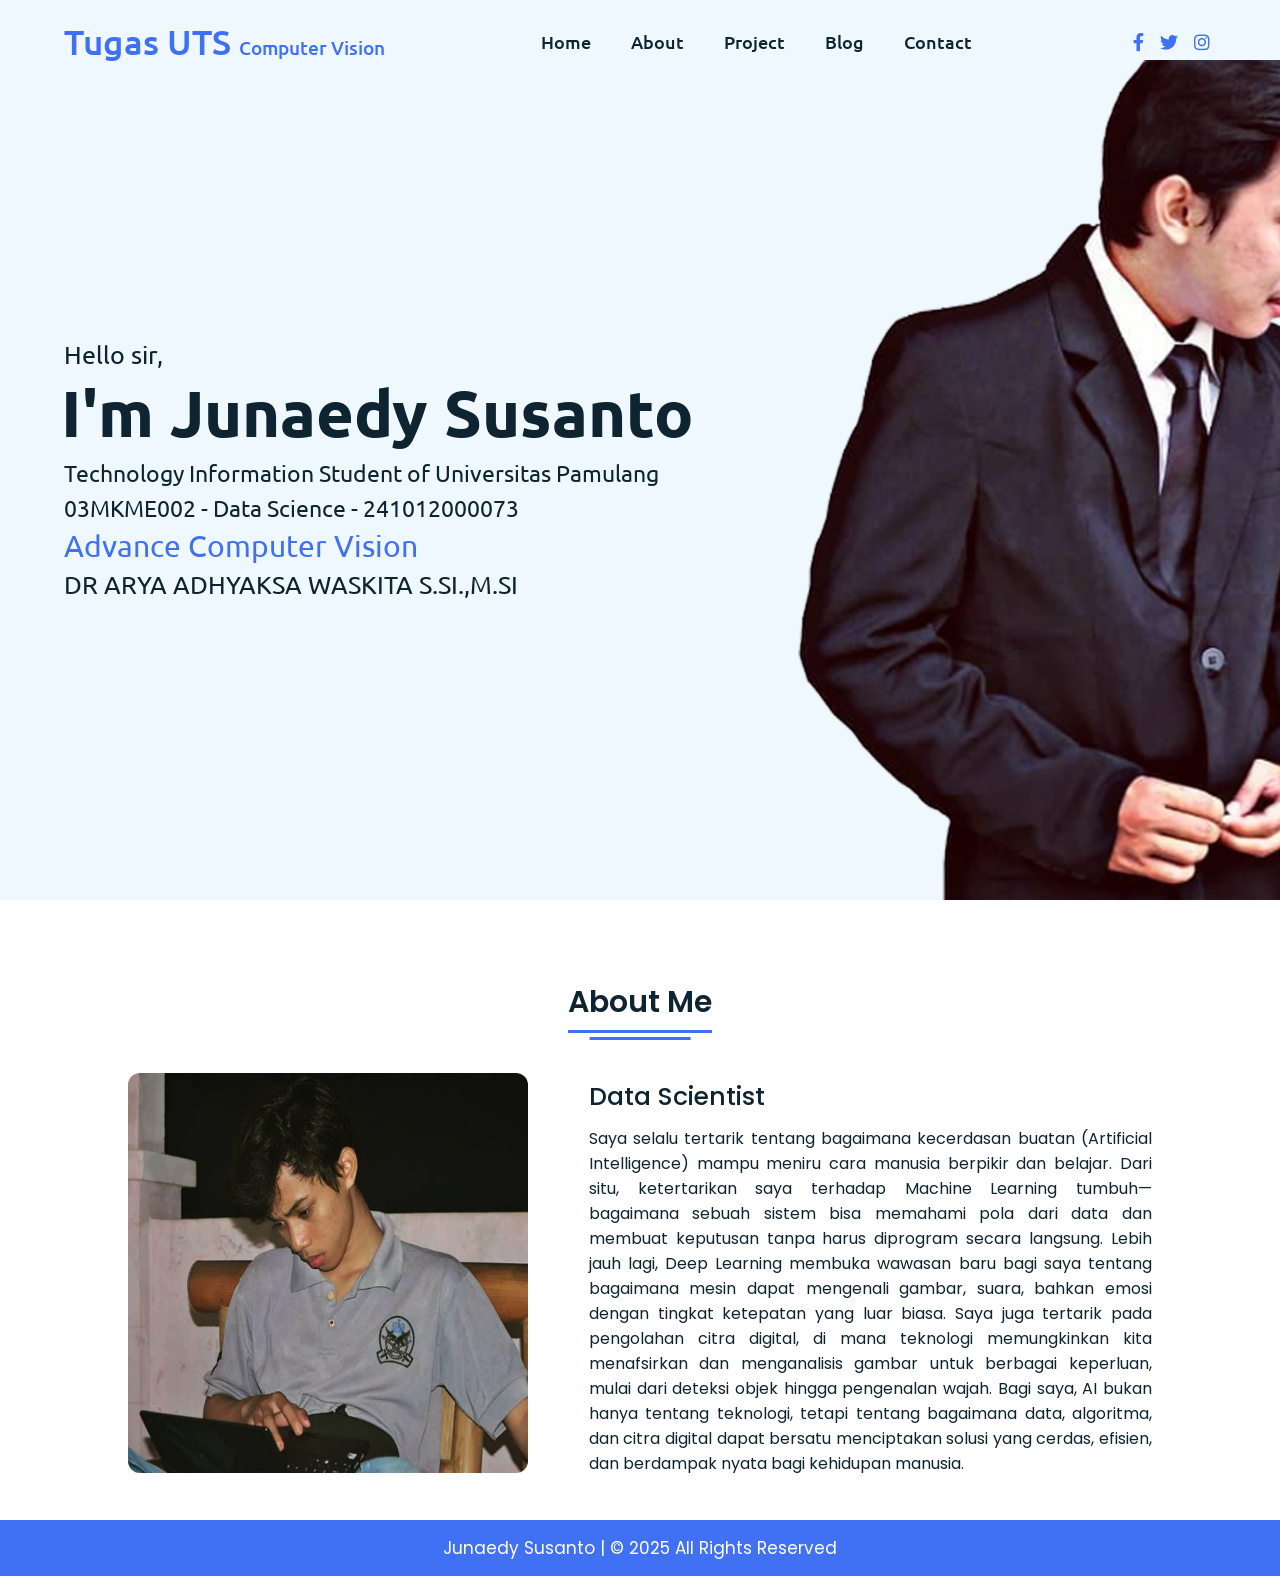
<file: index.html>
<!-- Home Section Start -->
 <!DOCTYPE html>
<!-- Website - www.codingnepalweb.com -->
<html lang="en" dir="ltr">

<head>
  <meta charset="UTF-8" />
  <title>Junaedy Susanto | UTS Computer Vision</title>
  <link rel="stylesheet" href="style.css" />
  <!-- Fontawesome CDN Link -->
  <link rel="stylesheet" href="https://cdnjs.cloudflare.com/ajax/libs/font-awesome/5.15.2/css/all.min.css" />
  <meta name="viewport" content="width=device-width, initial-scale=1.0" />
</head>

<body>
  <!-- Move to up button -->
  <div class="scroll-button">
    <a href="index.html"><i class="fas fa-arrow-up"></i></a>
  </div>
  <!-- navgaition menu -->
  <nav>
    <div class="navbar">
      <div class="logo"><a href="index.html">Tugas UTS</a> <a style="font-size:larger;"> &nbsp;Computer Vision</a></div>
      <ul class="menu">
        <li><a href="index.html">Home</a></li>
        <li><a href="#about">About</a></li>
        <li><a href="project.html">Project</a></li>
        <li><a href="blog.html">Blog</a></li>
        <li><a href="#contact">Contact</a></li>
        <div class="cancel-btn">
          <i class="fas fa-times"></i>
        </div>
      </ul>
      <div class="media-icons">
        <a href="#"><i class="fab fa-facebook-f"></i></a>
        <a href="#"><i class="fab fa-twitter"></i></a>
        <a href="#"><i class="fab fa-instagram"></i></a>
      </div>
    </div>
    <div class="menu-btn">
      <i class="fas fa-bars"></i>
    </div>
  </nav>

  <section class="home" id="home">
    <div class="home-content">
      <div class="text">
        <div class="text-one">Hello sir,</div>
        <div class="text-two">I'm Junaedy Susanto</div>
        <div class="text-four">Technology Information Student of Universitas Pamulang</div>
        <div class="text-four">03MKME002 - Data Science - 241012000073</div>
        <div class="text-three">Advance Computer Vision</div>
        <div class="text-one">DR ARYA ADHYAKSA WASKITA S.SI.,M.SI</div>
      </div>
      <!-- <div class="button">
        <button>Hire Me</button>
      </div> -->
    </div>
  </section>

  <!-- About Section Start -->
  <section class="about" id="about">
    <div class="content">
      <div class="title"><span>About Me</span></div>
      <div class="about-details">
        <div class="left">
          <img src="Images/about2.jpg" alt="" />
        </div>
        <div class="right">
          <div class="topic">Data Scientist</div>
          <p>
            Saya selalu tertarik tentang bagaimana kecerdasan buatan (Artificial Intelligence) mampu meniru cara manusia berpikir dan belajar. Dari situ, ketertarikan saya terhadap Machine Learning tumbuh—bagaimana sebuah sistem bisa memahami pola dari data dan membuat keputusan tanpa harus diprogram secara langsung. Lebih jauh lagi, Deep Learning membuka wawasan baru bagi saya tentang bagaimana mesin dapat mengenali gambar, suara, bahkan emosi dengan tingkat ketepatan yang luar biasa. Saya juga tertarik pada pengolahan citra digital, di mana teknologi memungkinkan kita menafsirkan dan menganalisis gambar untuk berbagai keperluan, mulai dari deteksi objek hingga pengenalan wajah. Bagi saya, AI bukan hanya tentang teknologi, tetapi tentang bagaimana data, algoritma, dan citra digital dapat bersatu menciptakan solusi yang cerdas, efisien, dan berdampak nyata bagi kehidupan manusia.
          </p>
          <!-- <div class="button">
            <button>Download CV</button>
          </div> -->
        </div>
      </div>
    </div>
  </section>

  <!-- My Skill Section Start -->
  <!-- Section Tag and Other Div will same where we need to put same CSS -->
  <!-- <section class="skills" id="skills">
    <div class="content">
      <div class="title"><span>My Skills</span></div>
      <div class="skills-details">
        <div class="text">
          <div class="topic">Skills Reflects Our Knowledge</div>
          <p>Lorem ipsum dolor sit amet, consectetur adipisicing elit. Minus natus tenetur tempora? Quasi, rem quas
            omnis. Porro rem aspernatur reiciendis ut praesentium minima ad, quos, officia! Illo libero, et, distinctio
            repellat sed nesciunt est modi quaerat placeat. Quod molestiae, alias?</p>
          <div class="experience">
            <div class="num">10</div>
            <div class="exp">
              Years Of <br />
              Experience
            </div>
          </div>
        </div>
        <div class="boxes">
          <div class="box">
            <div class="topic">HTML</div>
            <div class="per">90%</div>
          </div>
          <div class="box">
            <div class="topic">CSS</div>
            <div class="per">80%</div>
          </div>
          <div class="box">
            <div class="topic">JavScript</div>
            <div class="per">70%</div>
          </div>
          <div class="box">
            <div class="topic">PHP</div>
            <div class="per">60%</div>
          </div>
        </div>
      </div>
    </div>
  </section> -->

  <!-- My Services Section Start -->
  <!-- <section class="services" id="services">
    <div class="content">
      <div class="title"><span>My Services</span></div>
      <div class="boxes">
        <div class="box">
          <div class="icon">
            <i class="fas fa-desktop"></i>
          </div>
          <div class="topic">Web Devlopment</div>
          <p>Lorem ipsum dolor sit amet, consectetur adipisicing elit. Mollitia autem quam odio, qui voluptatem
            eligendi?</p>
        </div>
        <div class="box">
          <div class="icon">
            <i class="fas fa-paint-brush"></i>
          </div>
          <div class="topic">Graphic Design</div>
          <p>Lorem ipsum dolor sit amet, consectetur adipisicing elit. Mollitia autem quam odio, qui voluptatem
            eligendi?</p>
        </div>
        <div class="box">
          <div class="icon">
            <i class="fas fa-chart-line"></i>
          </div>
          <div class="topic">Digital Marketing</div>
          <p>Lorem ipsum dolor sit amet, consectetur adipisicing elit. Mollitia autem quam odio, qui voluptatem
            eligendi?</p>
        </div>
        <div class="box">
          <div class="icon">
            <i class="fab fa-android"></i>
          </div>
          <div class="topic">Icon Design</div>
          <p>Lorem ipsum dolor sit amet, consectetur adipisicing elit. Mollitia autem quam odio, qui voluptatem
            eligendi?</p>
        </div>
        <div class="box">
          <div class="icon">
            <i class="fas fa-camera-retro"></i>
          </div>
          <div class="topic">Photography</div>
          <p>Lorem ipsum dolor sit amet, consectetur adipisicing elit. Mollitia autem quam odio, qui voluptatem
            eligendi?</p>
        </div>
        <div class="box">
          <div class="icon">
            <i class="fas fa-tablet-alt"></i>
          </div>
          <div class="topic">Apps Devlopment</div>
          <p>Lorem ipsum dolor sit amet, consectetur adipisicing elit. Mollitia autem quam odio, qui voluptatem
            eligendi?</p>
        </div>
      </div>
    </div>
  </section> -->

  <!-- Contact Me section Start -->
  <!-- <section class="contact" id="contact">
    <div class="content">
      <div class="title"><span>Contact Me</span></div>
      <div class="text">
        <div class="topic">Have Any Project?</div>
        <p>Lorem ipsum dolor sit amet, consectetur adipisicing elit. Ipsam neque ipsum corrupti dolores, facere numquam
          voluptate aspernatur sit perferendis qui nisi modi! Recusandae deserunt consequatur voluptatibus alias
          repellendus nobis eligendi.</p>
        <div class="button">
          <button>Let's Chat</button>
        </div>
      </div>
    </div>
  </section> -->

  <!-- Footer Section Start -->
  <footer>
    <div class="text">
      <span>Junaedy Susanto | &#169; 2025 All Rights Reserved</span>
    </div>
  </footer>

  <script src="script.js"></script>
</body>

</html>
</file>
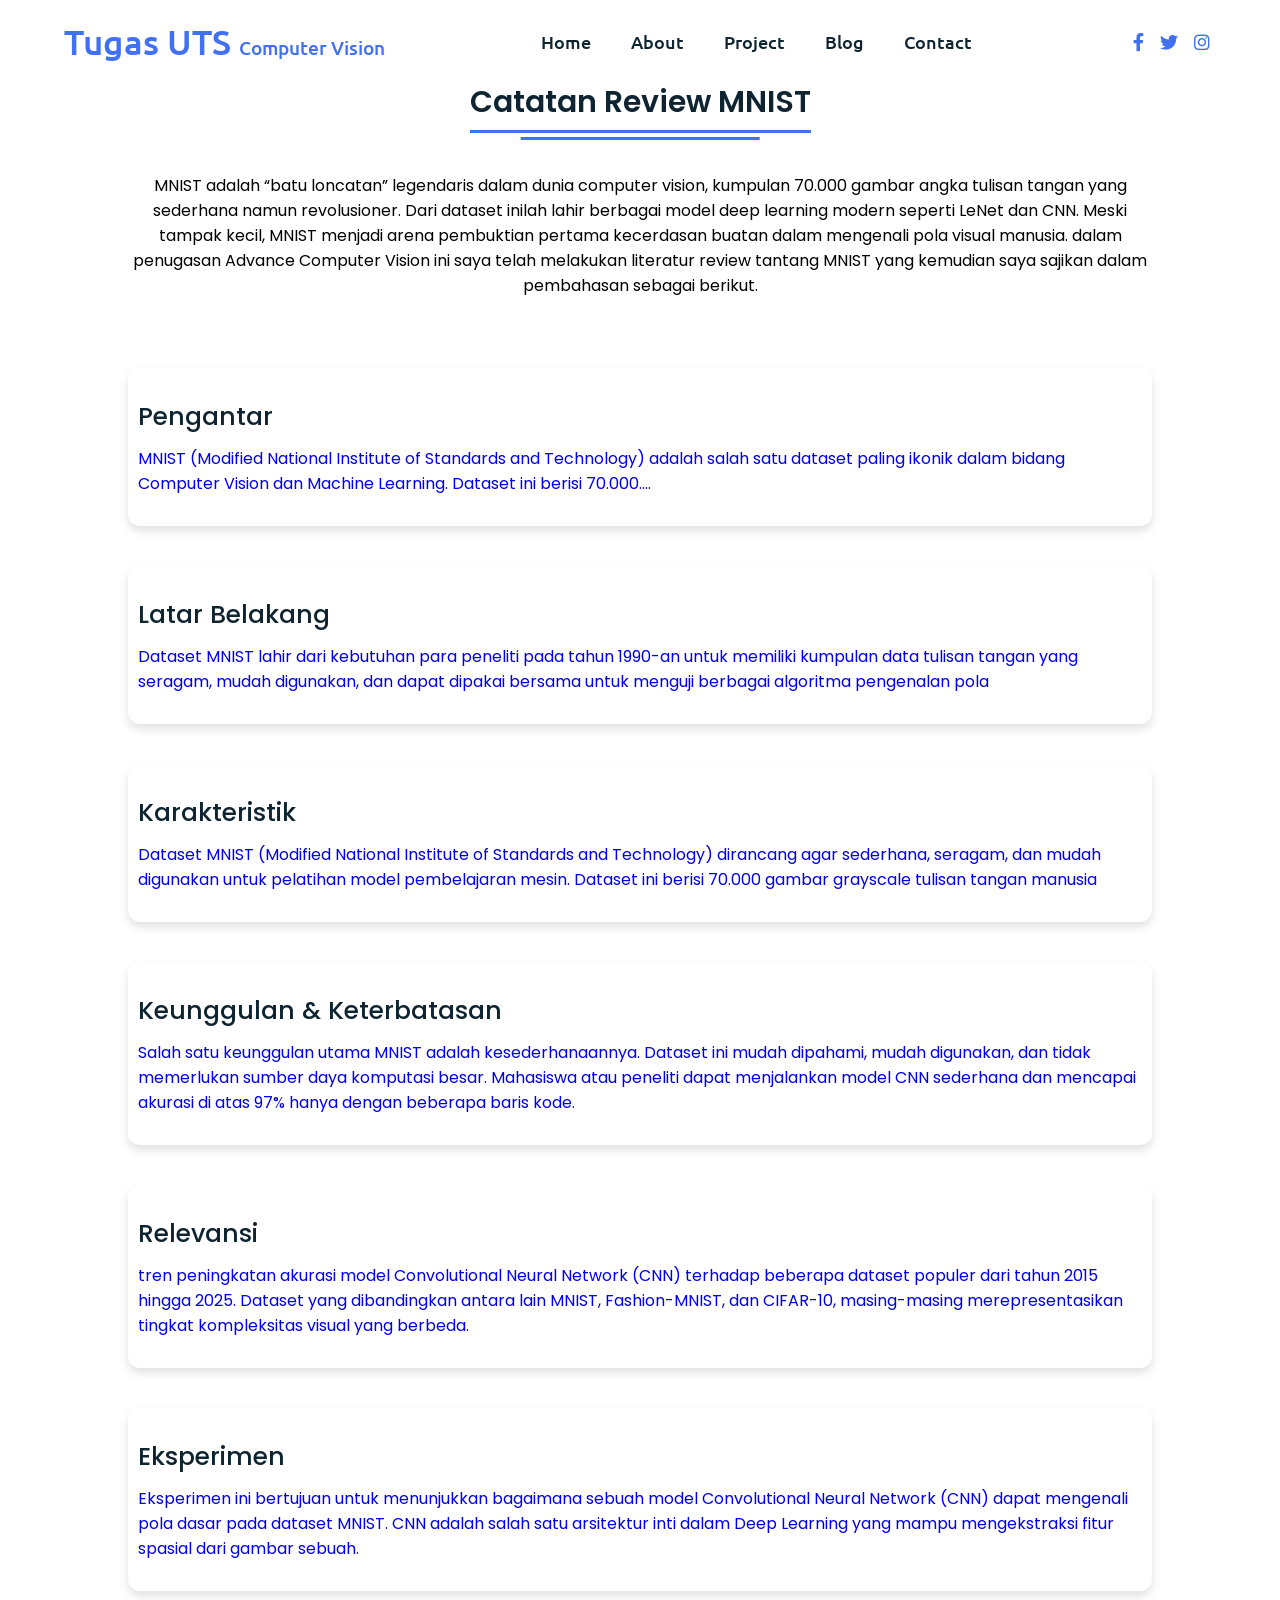
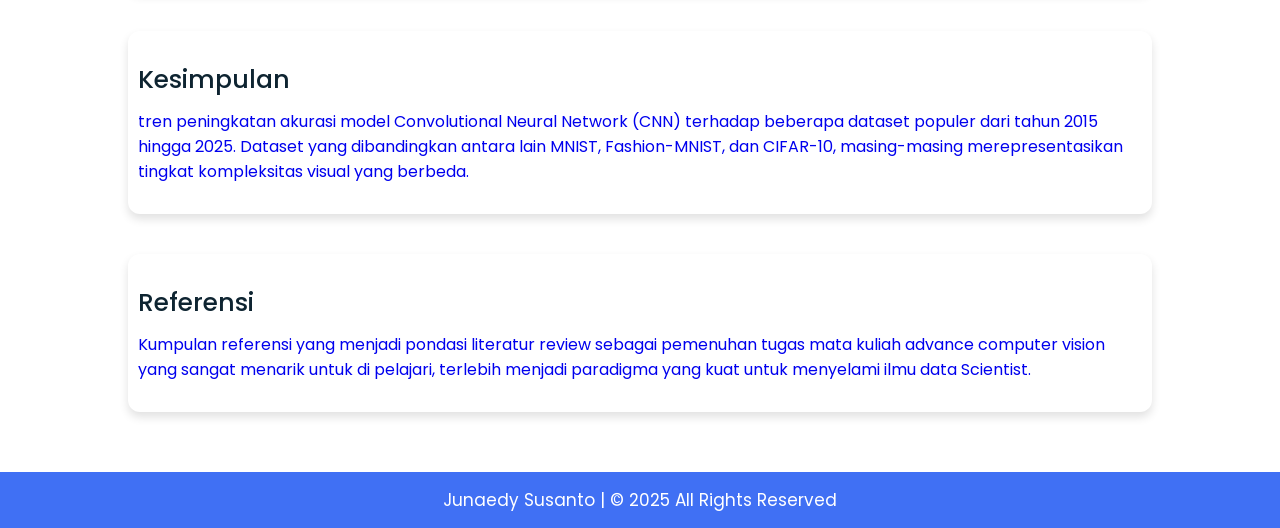
<file: blog.html>
<!-- Home Section Start -->
 <!DOCTYPE html>
<!-- Website - www.codingnepalweb.com -->
<html lang="en" dir="ltr">

<head>
  <meta charset="UTF-8" />
  <title>Junaedy Susanto | UTS Computer Vision</title>
  <link rel="stylesheet" href="style.css" />
  <!-- Fontawesome CDN Link -->
  <link rel="stylesheet" href="https://cdnjs.cloudflare.com/ajax/libs/font-awesome/5.15.2/css/all.min.css" />
  <meta name="viewport" content="width=device-width, initial-scale=1.0" />
</head>

<body>
  <!-- Move to up button -->
  <div class="scroll-button">
    <a href="index.html"><i class="fas fa-arrow-up"></i></a>
  </div>
  <!-- navgaition menu -->
  <nav>
    <div class="navbar">
      <div class="logo"><a href="index.html">Tugas UTS</a> <a style="font-size:larger;"> &nbsp;Computer Vision</a></div>
      <ul class="menu">
        <li><a href="index.html">Home</a></li>
        <li><a href="#about">About</a></li>
        <li><a href="project.html">Project</a></li>
        <li><a href="blog.html">Blog</a></li>
        <li><a href="#contact">Contact</a></li>
        <div class="cancel-btn">
          <i class="fas fa-times"></i>
        </div>
      </ul>
      <div class="media-icons">
        <a href="#"><i class="fab fa-facebook-f"></i></a>
        <a href="#"><i class="fab fa-twitter"></i></a>
        <a href="#"><i class="fab fa-instagram"></i></a>
      </div>
    </div>
    <div class="menu-btn">
      <i class="fas fa-bars"></i>
    </div>
  </nav>

  <!-- My Services Section Start -->
  <section class="services" id="services">
    <div class="content">
      <div class="title"><span>Catatan Review MNIST</span></div>
      <div style="text-align: center;"">
        <p>MNIST adalah “batu loncatan” legendaris dalam dunia computer vision, kumpulan 70.000 gambar angka tulisan tangan yang sederhana namun revolusioner. Dari dataset inilah lahir berbagai model deep learning modern seperti LeNet dan CNN. Meski tampak kecil, MNIST menjadi arena pembuktian pertama kecerdasan buatan dalam mengenali pola visual manusia. dalam penugasan Advance Computer Vision ini saya telah melakukan literatur review tantang MNIST yang kemudian saya sajikan dalam pembahasan sebagai berikut.</p>
      </div>
      <br>
      <br>
      <a href="pengantar.html">
      <div class="boxess">
        <div class="box">
          <div class="topic">Pengantar</div>
          <p>MNIST (Modified National Institute of Standards and Technology) adalah salah satu dataset paling ikonik dalam bidang Computer Vision dan Machine Learning. Dataset ini berisi 70.000....</lanjut></p>
        </div>
        </a>
      <a href="latar_belakang.html">
      <div class="boxess">
        <div class="box">
          <div class="topic">Latar Belakang</div>
          <p>Dataset MNIST lahir dari kebutuhan para peneliti pada tahun 1990-an untuk memiliki kumpulan data tulisan tangan yang seragam,
            mudah digunakan, dan dapat dipakai bersama untuk menguji berbagai algoritma pengenalan pola</p>
        </div>
        </a>
      <a href="karakteristik.html">
      <div class="boxess">
        <div class="box">
          <div class="topic">Karakteristik</div>
          <p>Dataset MNIST (Modified National Institute of Standards and Technology) dirancang agar sederhana, seragam, dan mudah digunakan untuk pelatihan model pembelajaran mesin. Dataset ini berisi 70.000 gambar grayscale tulisan tangan manusia</p>
        </div>
        </a>
      <a href="lebih_kurang.html">
      <div class="boxess">
        <div class="box">
          <div class="topic">Keunggulan & Keterbatasan</div>
          <p>Salah satu keunggulan utama MNIST adalah kesederhanaannya. Dataset ini mudah dipahami, mudah digunakan, dan tidak memerlukan sumber daya komputasi besar. Mahasiswa atau peneliti dapat menjalankan model CNN sederhana dan mencapai akurasi di atas 97% hanya dengan beberapa baris kode.</p>
        </div>
        </a>
      <a href="relevansi.html">
      <div class="boxess">
        <div class="box">
          <div class="topic">Relevansi</div>
          <p>tren peningkatan akurasi model Convolutional Neural Network (CNN) terhadap beberapa dataset populer dari tahun 2015 hingga 2025. Dataset yang dibandingkan antara lain MNIST, Fashion-MNIST, dan CIFAR-10, masing-masing merepresentasikan tingkat kompleksitas visual yang berbeda.</p>
        </div>
        </a>
      <a href="eksperimen.html">
      <div class="boxess">
        <div class="box">
          <div class="topic">Eksperimen</div>
          <p>Eksperimen ini bertujuan untuk menunjukkan bagaimana sebuah model Convolutional Neural Network (CNN) dapat mengenali pola dasar pada dataset MNIST. CNN adalah salah satu arsitektur inti dalam Deep Learning yang mampu mengekstraksi fitur spasial dari gambar sebuah.</p>
        </div>
        </a>
      <a href="kesimpulan.html">
      <div class="boxess">
        <div class="box">
          <div class="topic">Kesimpulan</div>
          <p>tren peningkatan akurasi model Convolutional Neural Network (CNN) terhadap beberapa dataset populer dari tahun 2015 hingga 2025. Dataset yang dibandingkan antara lain MNIST, Fashion-MNIST, dan CIFAR-10, masing-masing merepresentasikan tingkat kompleksitas visual yang berbeda.</p>
        </div>
        </a>
      <a href="referensi.html">
      <div class="boxess">
        <div class="box">
          <div class="topic">Referensi</div>
          <p>Kumpulan referensi yang menjadi pondasi literatur review sebagai pemenuhan tugas mata kuliah advance computer vision yang sangat menarik untuk di pelajari, terlebih menjadi paradigma yang kuat untuk menyelami ilmu data Scientist. </p>
        </div>
        </a>
  </section>

  <!-- Footer Section Start -->
  <footer>
    <div class="text">
      <span>Junaedy Susanto | &#169; 2025 All Rights Reserved</span>
    </div>
  </footer>

  <script src="script.js"></script>
</body>

</html>
</file>
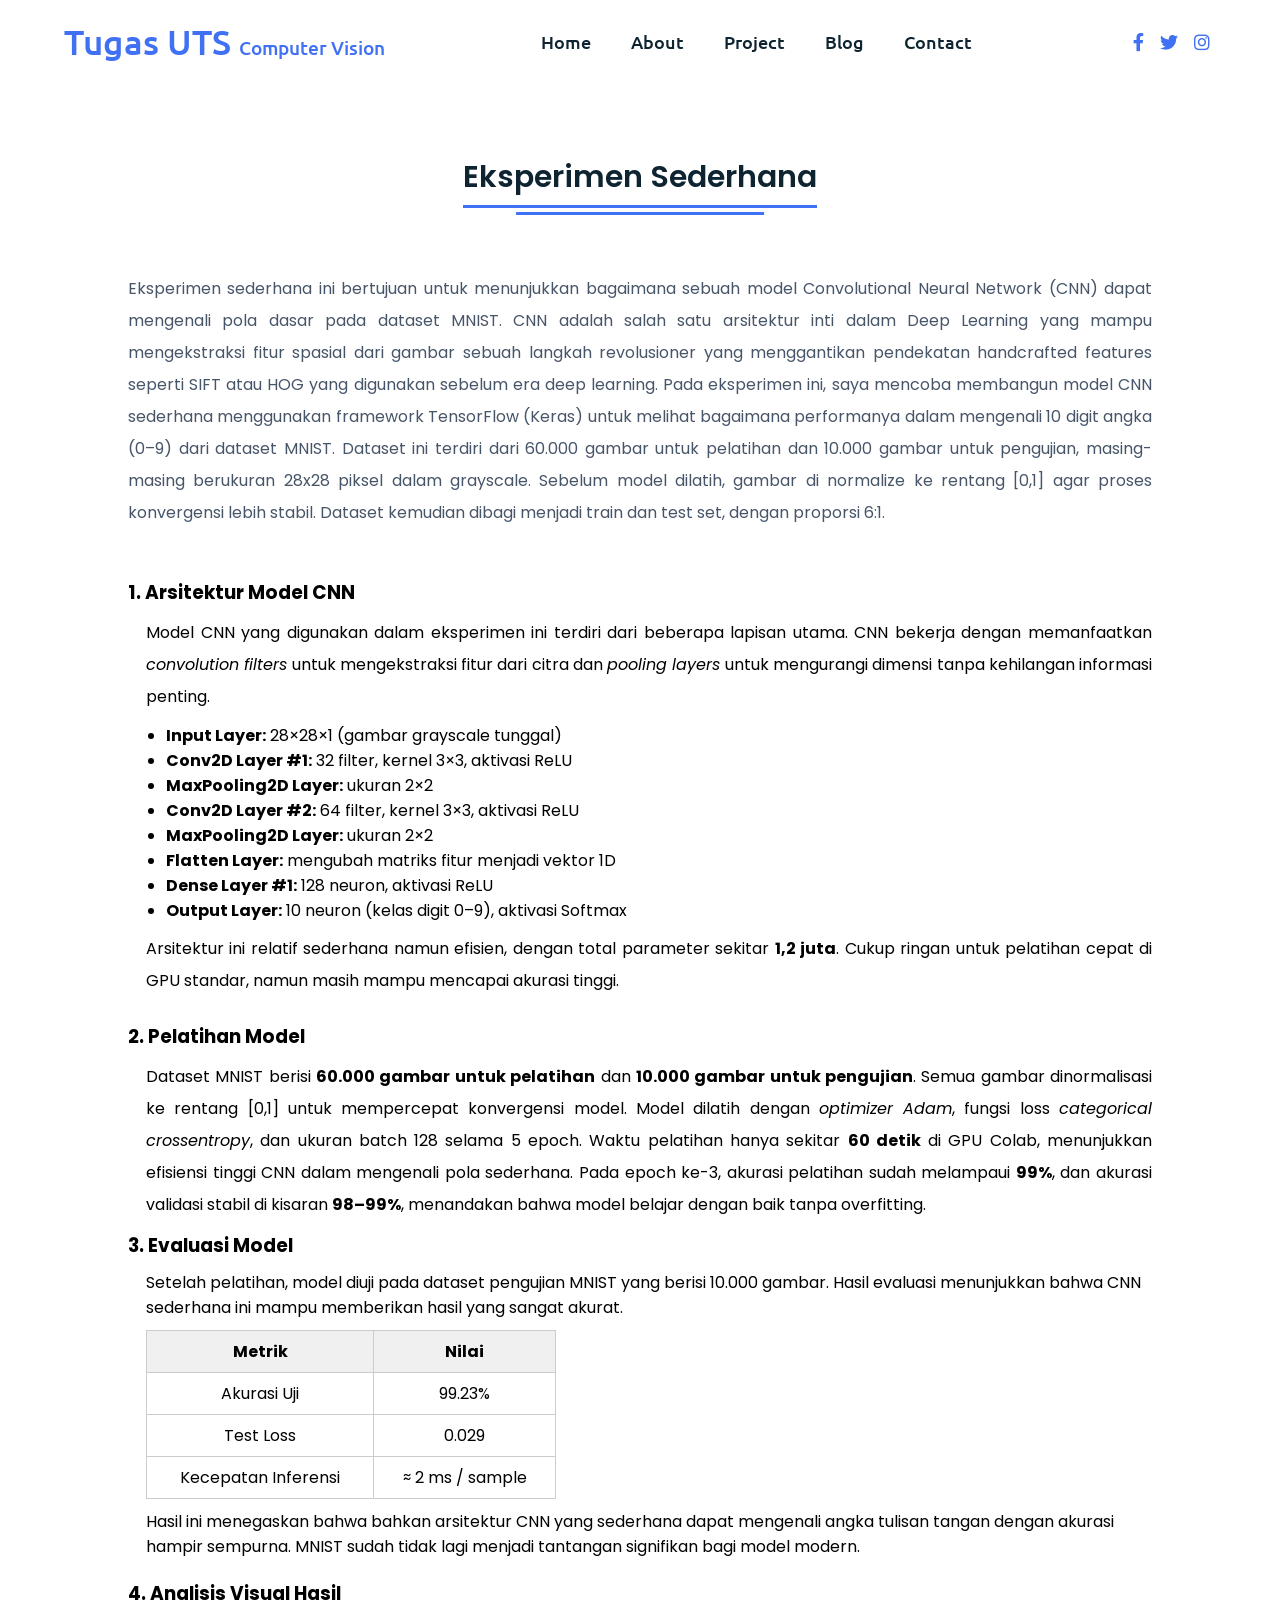
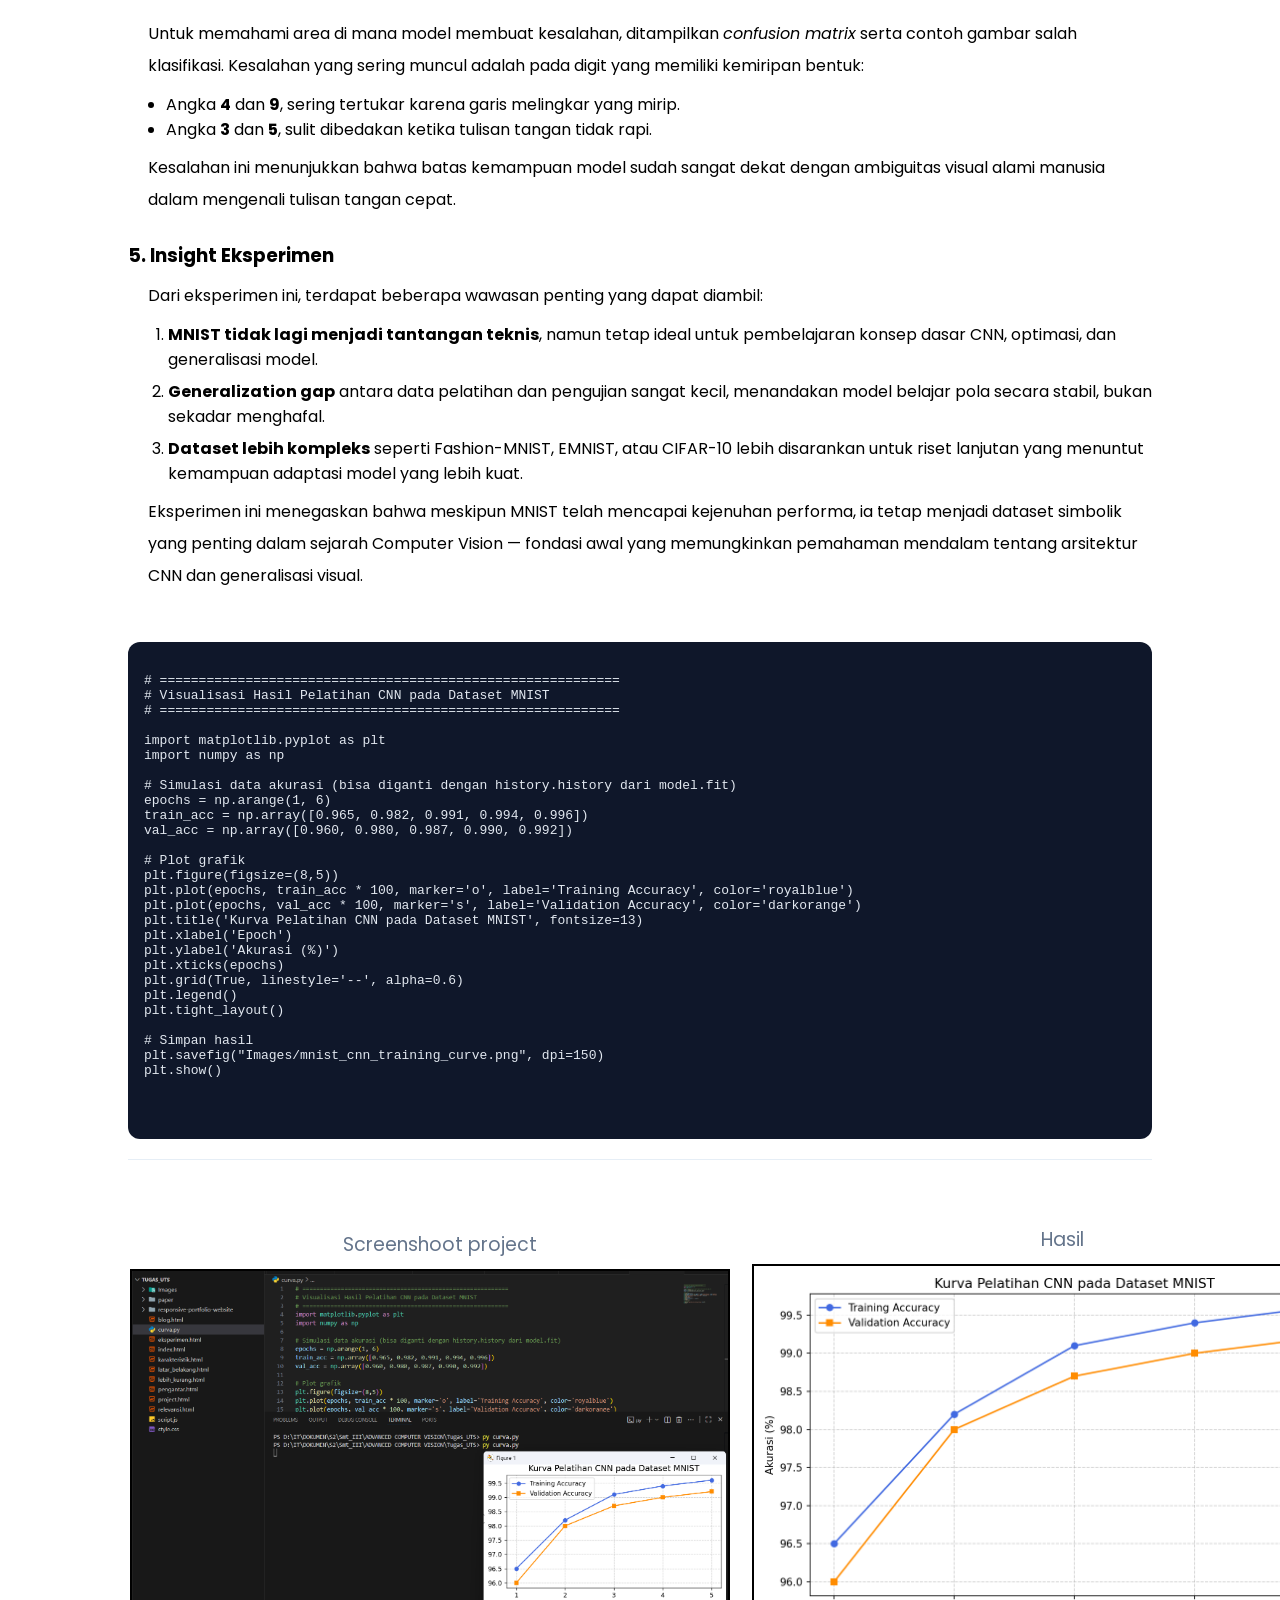
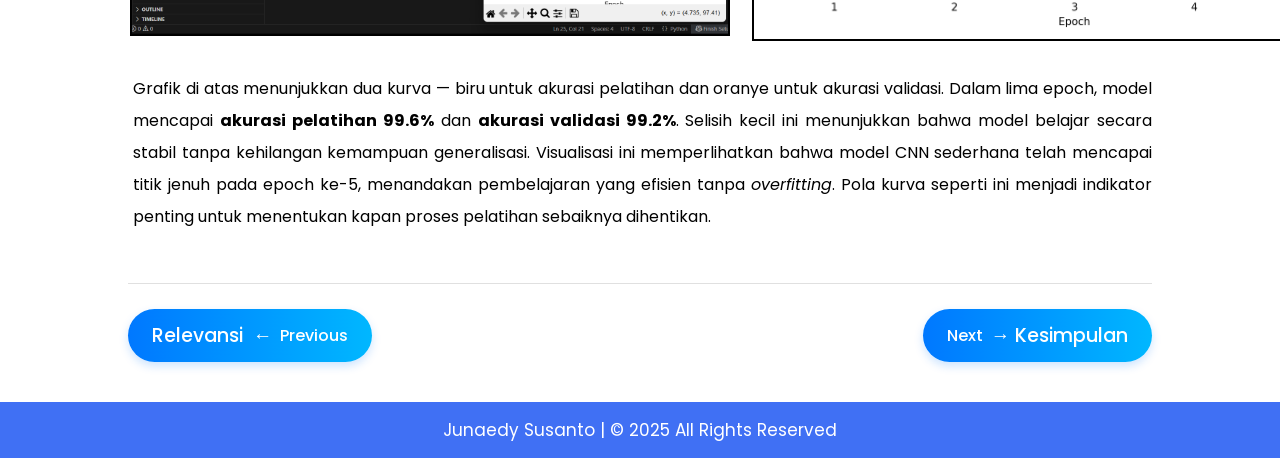
<file: eksperimen.html>
<!-- Home Section Start -->
 <!DOCTYPE html>
<!-- Website - www.codingnepalweb.com -->
<html lang="en" dir="ltr">

<head>
  <meta charset="UTF-8" />
  <title>Junaedy Susanto | UTS Computer Vision</title>
  <link rel="stylesheet" href="style.css" />
  <!-- Fontawesome CDN Link -->
  <link rel="stylesheet" href="https://cdnjs.cloudflare.com/ajax/libs/font-awesome/5.15.2/css/all.min.css" />
  <meta name="viewport" content="width=device-width, initial-scale=1.0" />
</head>

<body>
  <!-- Move to up button -->
  <div class="scroll-button">
    <a href="index.html"><i class="fas fa-arrow-up"></i></a>
  </div>
  <!-- navgaition menu -->
  <nav>
    <div class="navbar">
      <div class="logo"><a href="index.html">Tugas UTS</a> <a style="font-size:larger;"> &nbsp;Computer Vision</a></div>
      <ul class="menu">
        <li><a href="index.html">Home</a></li>
        <li><a href="#about">About</a></li>
        <li><a href="project.html">Project</a></li>
        <li><a href="blog.html">Blog</a></li>
        <li><a href="#contact">Contact</a></li>
        <div class="cancel-btn">
          <i class="fas fa-times"></i>
        </div>
      </ul>
      <div class="media-icons">
        <a href="#"><i class="fab fa-facebook-f"></i></a>
        <a href="#"><i class="fab fa-twitter"></i></a>
        <a href="#"><i class="fab fa-instagram"></i></a>
      </div>
    </div>
    <div class="menu-btn">
      <i class="fas fa-bars"></i>
    </div>
  </nav>

  <!-- My Services Section Start -->
  <section class="" id="">
    <div class="content">
        <br>
        <br>
        <br>
      <div class="title"><span>Eksperimen Sederhana</span></div>
      <div>
        <br>
        <p style="  text-align: justify;
  color: #0E2431; line-height: 2;">
            <!-- <img style="float: left;
            width: 530px;
            border-radius: 6px;
            border: 1px solid #ddd;
            margin-right: 20px;" src="Images/pengantar.png" alt="" /> -->

<p style="color:#475569; margin-bottom:24px; text-align: justify; line-height: 2;">
Eksperimen sederhana ini bertujuan untuk menunjukkan bagaimana sebuah model Convolutional Neural Network (CNN) dapat mengenali pola dasar pada dataset MNIST. CNN adalah salah satu arsitektur inti dalam Deep Learning yang mampu mengekstraksi fitur spasial dari gambar sebuah langkah revolusioner yang menggantikan pendekatan handcrafted features seperti SIFT atau HOG yang digunakan sebelum era deep learning.
Pada eksperimen ini, saya mencoba membangun model CNN sederhana menggunakan framework TensorFlow (Keras) untuk melihat bagaimana performanya dalam mengenali 10 digit angka (0–9) dari dataset MNIST. Dataset ini terdiri dari 60.000 gambar untuk pelatihan dan 10.000 gambar untuk pengujian, masing-masing berukuran 28x28 piksel dalam grayscale.
Sebelum model dilatih, gambar di normalize ke rentang [0,1] agar proses konvergensi lebih stabil. Dataset kemudian dibagi menjadi train dan test set, dengan proporsi 6:1.
  </p>
<p>&nbsp;</p>

<!-- 1. Arsitektur Model CNN -->
  <h3 class="text-xl font-semibold text-gray-800 mt-8 mb-4">
    1. Arsitektur Model CNN
  </h3>

  <p style="margin-left: 18px; margin-bottom: 10px; margin-top: 10px; text-align: justify; line-height: 2;">
    Model CNN yang digunakan dalam eksperimen ini terdiri dari beberapa lapisan utama.
    CNN bekerja dengan memanfaatkan <em>convolution filters</em> untuk mengekstraksi fitur dari citra
    dan <em>pooling layers</em> untuk mengurangi dimensi tanpa kehilangan informasi penting.
  </p>

  <ul class="list-disc list-inside text-gray-700 mb-6"  style="margin-left: 38px;">
    <li><strong>Input Layer:</strong> 28×28×1 (gambar grayscale tunggal)</li>
    <li><strong>Conv2D Layer #1:</strong> 32 filter, kernel 3×3, aktivasi ReLU</li>
    <li><strong>MaxPooling2D Layer:</strong> ukuran 2×2</li>
    <li><strong>Conv2D Layer #2:</strong> 64 filter, kernel 3×3, aktivasi ReLU</li>
    <li><strong>MaxPooling2D Layer:</strong> ukuran 2×2</li>
    <li><strong>Flatten Layer:</strong> mengubah matriks fitur menjadi vektor 1D</li>
    <li><strong>Dense Layer #1:</strong> 128 neuron, aktivasi ReLU</li>
    <li><strong>Output Layer:</strong> 10 neuron (kelas digit 0–9), aktivasi Softmax</li>
  </ul>

  <p style="margin-left: 18px; margin-top: 10px; text-align: justify; line-height: 2;">
    Arsitektur ini relatif sederhana namun efisien, dengan total parameter sekitar <strong>1,2 juta</strong>.
    Cukup ringan untuk pelatihan cepat di GPU standar, namun masih mampu mencapai akurasi tinggi.
  </p>
<p>&nbsp;</p>
  <!-- 2. Pelatihan Model -->
  <h3 class="text-xl font-semibold text-gray-800 mt-8 mb-4">
    2. Pelatihan Model
  </h3>

  <p style="margin-left: 18px; margin-bottom: 10px; margin-top: 10px; text-align: justify; line-height: 2;">
    Dataset MNIST berisi <strong>60.000 gambar untuk pelatihan</strong> dan <strong>10.000 gambar untuk pengujian</strong>.
    Semua gambar dinormalisasi ke rentang [0,1] untuk mempercepat konvergensi model.
    Model dilatih dengan <em>optimizer Adam</em>, fungsi loss <em>categorical crossentropy</em>, 
    dan ukuran batch 128 selama 5 epoch.
    Waktu pelatihan hanya sekitar <strong>60 detik</strong> di GPU Colab, menunjukkan efisiensi tinggi CNN dalam mengenali pola sederhana.
    Pada epoch ke-3, akurasi pelatihan sudah melampaui <strong>99%</strong>,
    dan akurasi validasi stabil di kisaran <strong>98–99%</strong>, 
    menandakan bahwa model belajar dengan baik tanpa overfitting.
  </p>

  <!-- 3. Evaluasi Model -->
  <h3 class="text-xl font-semibold text-gray-800 mt-8 mb-4">
    3. Evaluasi Model
  </h3>

  <p class="text-gray-700 leading-relaxed mb-4" style=" margin-left: 18px; margin-top: 10px;">
    Setelah pelatihan, model diuji pada dataset pengujian MNIST yang berisi 10.000 gambar.
    Hasil evaluasi menunjukkan bahwa CNN sederhana ini mampu memberikan hasil yang sangat akurat.
  </p>

    <table style="width:40%; border-collapse: collapse; text-align:center; margin-top: 10px; margin-left: 18px;">
    <thead>
      <tr style="background-color:#f0f0f0; border:1px solid #ccc;">
        <th style="padding:8px; border:1px solid #ccc;">Metrik</th>
        <th style="padding:8px; border:1px solid #ccc;">Nilai</th>
      </tr>
    </thead>
    <tbody>
      <tr>
        <td style="padding:8px; border:1px solid #ccc;">Akurasi Uji</td>
        <td style="padding:8px; border:1px solid #ccc;">99.23%</td>
      </tr>
      <tr>
        <td style="padding:8px; border:1px solid #ccc;">Test Loss</td>
        <td style="padding:8px; border:1px solid #ccc;">0.029</td>
      </tr>
      <tr>
        <td style="padding:8px; border:1px solid #ccc;">Kecepatan Inferensi</td>
        <td style="padding:8px; border:1px solid #ccc;">≈ 2 ms / sample</td>
      </tr>
    </tbody>
  </table>

  <p class="text-gray-700 leading-relaxed mb-6"  style=" margin-left: 18px; margin-top: 10px; margin-bottom: 20px;">
    Hasil ini menegaskan bahwa bahkan arsitektur CNN yang sederhana dapat mengenali angka tulisan tangan
    dengan akurasi hampir sempurna. MNIST sudah tidak lagi menjadi tantangan signifikan bagi model modern.
  </p>

  <!-- 4. Analisis Visual -->
  <h3 class="text-xl font-semibold text-gray-800 mt-8 mb-4">
    4. Analisis Visual Hasil
  </h3>

  <p class="text-gray-700 leading-relaxed mb-4"  style=" margin-left: 20px; margin-top: 10px; line-height: 2;">
    Untuk memahami area di mana model membuat kesalahan, ditampilkan <em>confusion matrix</em> serta contoh
    gambar salah klasifikasi. Kesalahan yang sering muncul adalah pada digit yang memiliki kemiripan bentuk:
  </p>

  <ul class="list-disc list-inside text-gray-700 mb-6" style=" margin-left: 38px; margin-top: 10px;">
    <li>Angka <strong>4</strong> dan <strong>9</strong>, sering tertukar karena garis melingkar yang mirip.</li>
    <li>Angka <strong>3</strong> dan <strong>5</strong>, sulit dibedakan ketika tulisan tangan tidak rapi.</li>
  </ul>

  <p class="text-gray-700 leading-relaxed mb-6" style=" margin-left: 20px; margin-top: 10px; line-height: 2;">
    Kesalahan ini menunjukkan bahwa batas kemampuan model sudah sangat dekat dengan ambiguitas visual alami
    manusia dalam mengenali tulisan tangan cepat.
  </p>
<p>&nbsp;</p>
  <!-- 5. Insight Eksperimen -->
  <h3 class="text-xl font-semibold text-gray-800 mt-8 mb-4">
    5. Insight Eksperimen
  </h3>

  <p class="text-gray-700 leading-relaxed mb-4"  style=" margin-left: 20px; margin-top: 10px; line-height: 2;">
    Dari eksperimen ini, terdapat beberapa wawasan penting yang dapat diambil:
  </p>

  <ol class="list-decimal list-inside text-gray-700 mb-6 space-y-2" style=" margin-left: 40px; margin-top: 10px;">
    <li style="margin-bottom: 7px;"><strong>MNIST tidak lagi menjadi tantangan teknis</strong>, namun tetap ideal untuk pembelajaran
        konsep dasar CNN, optimasi, dan generalisasi model.</li>
    <li style="margin-bottom: 7px;"><strong>Generalization gap</strong> antara data pelatihan dan pengujian sangat kecil,
        menandakan model belajar pola secara stabil, bukan sekadar menghafal.</li>
    <li><strong>Dataset lebih kompleks</strong> seperti Fashion-MNIST, EMNIST, atau CIFAR-10
        lebih disarankan untuk riset lanjutan yang menuntut kemampuan adaptasi model yang lebih kuat.</li>
  </ol>

  <p class="text-gray-700 leading-relaxed" style=" margin-left: 20px; margin-top: 10px; line-height: 2;">
    Eksperimen ini menegaskan bahwa meskipun MNIST telah mencapai kejenuhan performa, 
    ia tetap menjadi dataset simbolik yang penting dalam sejarah Computer Vision
    — fondasi awal yang memungkinkan pemahaman mendalam tentang arsitektur CNN dan generalisasi visual.
  </p>

<p>&nbsp;</p><p>&nbsp;</p>

<pre style="background-color:#0f172a; color:#e2e8f0; padding:16px; border-radius:12px; overflow-x:auto;">
<code class="language-python">
# ===========================================================
# Visualisasi Hasil Pelatihan CNN pada Dataset MNIST
# ===========================================================

import matplotlib.pyplot as plt
import numpy as np

# Simulasi data akurasi (bisa diganti dengan history.history dari model.fit)
epochs = np.arange(1, 6)
train_acc = np.array([0.965, 0.982, 0.991, 0.994, 0.996])
val_acc = np.array([0.960, 0.980, 0.987, 0.990, 0.992])

# Plot grafik
plt.figure(figsize=(8,5))
plt.plot(epochs, train_acc * 100, marker='o', label='Training Accuracy', color='royalblue')
plt.plot(epochs, val_acc * 100, marker='s', label='Validation Accuracy', color='darkorange')
plt.title('Kurva Pelatihan CNN pada Dataset MNIST', fontsize=13)
plt.xlabel('Epoch')
plt.ylabel('Akurasi (%)')
plt.xticks(epochs)
plt.grid(True, linestyle='--', alpha=0.6)
plt.legend()
plt.tight_layout()

# Simpan hasil
plt.savefig("Images/mnist_cnn_training_curve.png", dpi=150)
plt.show()


</code>
</pre>
  <hr style="border:none; border-top:1px solid #e6eef6; margin:20px 0 30px 0;">
<p>&nbsp;</p>

<table>
<tr>
<td><figcaption style="text-align:center; color:#64748b; font-size:19px; margin-top:8px; margin-bottom: 10px;">Screenshoot project</figcaption><img src="Images/curve.png" style="max-width: 600px; float: left; margin-right: 20px; border: 2px solid rgb(0, 0, 0);"></td>
<td><figcaption style="text-align:center; color:#64748b; font-size:19px; margin-top:8px; margin-bottom: 10px;">Hasil</figcaption><img src="Images/mnist_cnn_training_curve.png" style="max-width: 600px; float: left; margin-right: 20px; border: 2px solid rgb(0, 0, 0);"></td>
</tr>
</table>

  <p class="text-gray-700 leading-relaxed" style=" margin-left: 5px; text-align: justify ; margin-top: 30px; line-height: 2;">
    Grafik di atas menunjukkan dua kurva — biru untuk akurasi pelatihan dan oranye untuk akurasi validasi.
    Dalam lima epoch, model mencapai <strong>akurasi pelatihan 99.6%</strong> dan
    <strong>akurasi validasi 99.2%</strong>. Selisih kecil ini menunjukkan bahwa model belajar secara stabil
    tanpa kehilangan kemampuan generalisasi. Visualisasi ini memperlihatkan bahwa model CNN sederhana telah mencapai titik jenuh pada epoch ke-5,
    menandakan pembelajaran yang efisien tanpa <em>overfitting</em>. Pola kurva seperti ini menjadi
    indikator penting untuk menentukan kapan proses pelatihan sebaiknya dihentikan.
  </p>



        <div class="post-navigation">
            <a href="relevansi.html" class="nav-btn prev">
                <span class="arrow">Relevansi &nbsp;←</span> Previous
            </a>

            <a href="kesimpulan.html" class="nav-btn next">
                Next <span class="arrow">→ Kesimpulan</span>
            </a>
        </div>

        <style>
.post-navigation {
  display: flex;
  justify-content: space-between;
  align-items: center;
  margin-top: 50px;
  padding-top: 25px;
  border-top: 1px solid #e0e0e0;
  font-family: 'Poppins', sans-serif;
}

.nav-btn {
  display: flex;
  align-items: center;
  gap: 8px;
  text-decoration: none;
  color: #fff;
  background: linear-gradient(90deg, #0078ff, #00b7ff);
  padding: 12px 24px;
  border-radius: 30px;
  font-weight: 500;
  transition: all 0.3s ease;
  box-shadow: 0 4px 10px rgba(0, 120, 255, 0.2);
}

.nav-btn:hover {
  background: linear-gradient(90deg, #005fcc, #0099ff);
  transform: translateY(-2px);
  box-shadow: 0 6px 14px rgba(0, 120, 255, 0.3);
}

.arrow {
  font-size: 1.2em;
}

@media (max-width: 600px) {
  .post-navigation {
    flex-direction: column;
    gap: 15px;
  }
}
</style>

  </section>

  <!-- Footer Section Start -->
  <footer>
    <div class="text">
      <span>Junaedy Susanto | &#169; 2025 All Rights Reserved</span>
    </div>
  </footer>

  <script src="script.js"></script>
</body>

</html>
</file>
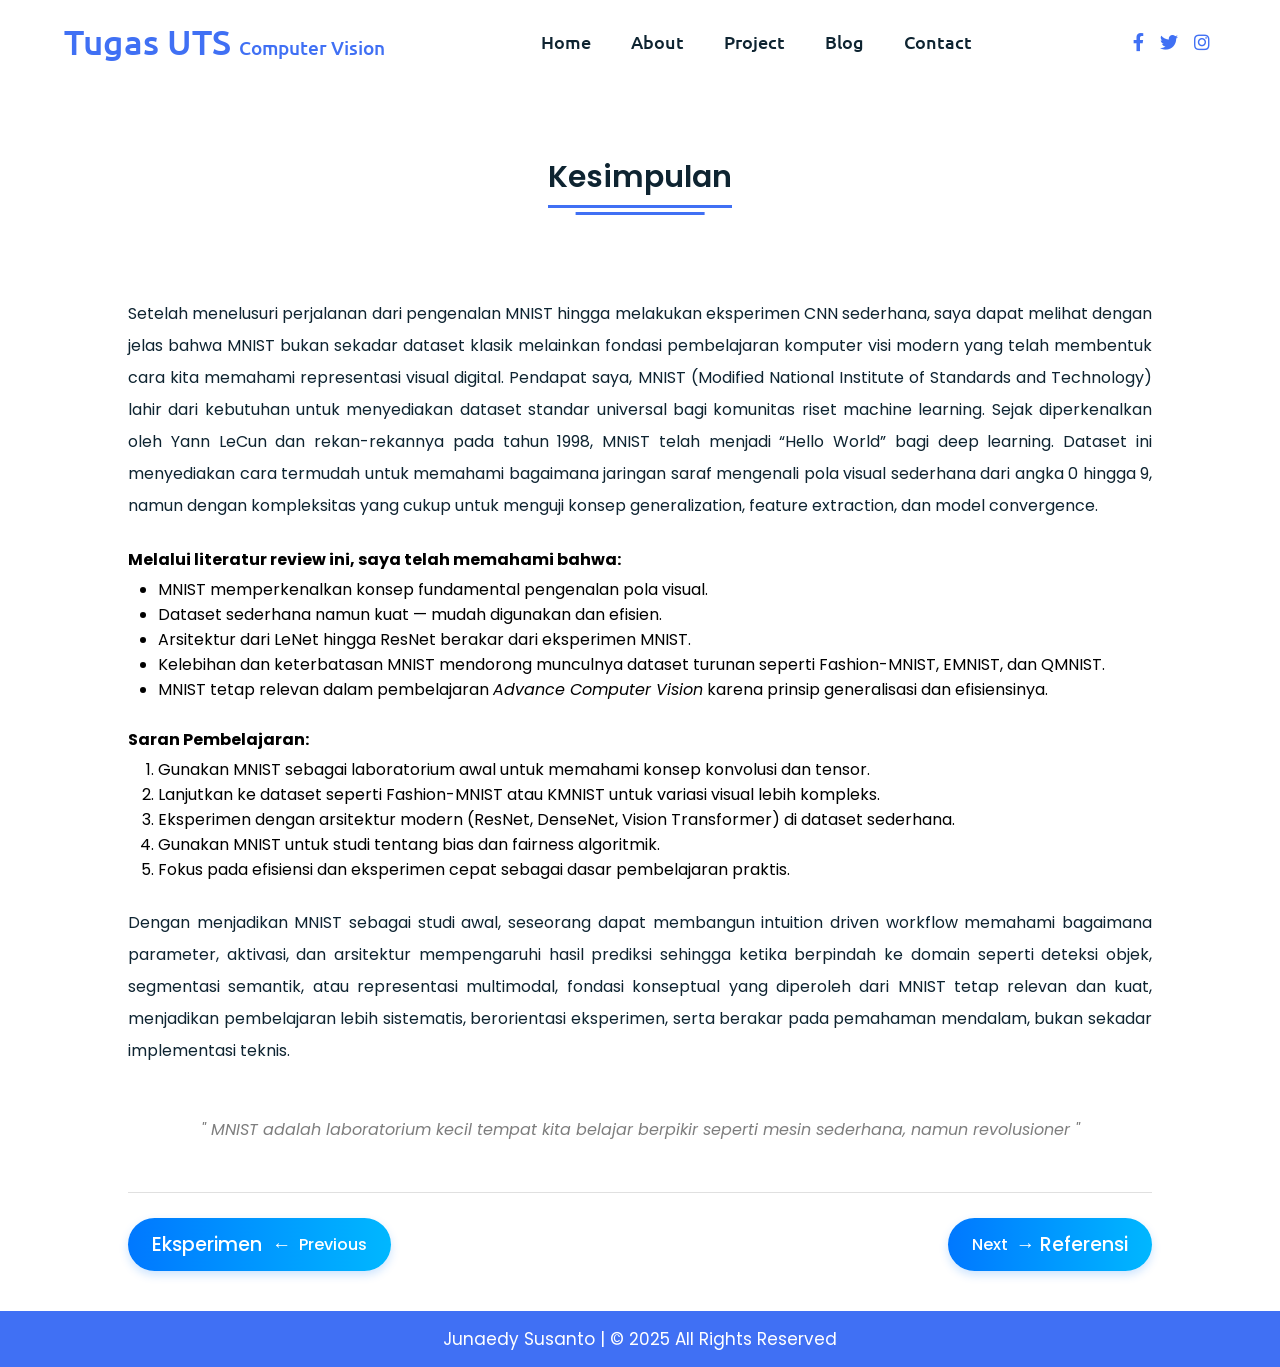
<file: kesimpulan.html>
<!-- Home Section Start -->
 <!DOCTYPE html>
<!-- Website - www.codingnepalweb.com -->
<html lang="en" dir="ltr">

<head>
  <meta charset="UTF-8" />
  <title>Junaedy Susanto | UTS Computer Vision</title>
  <link rel="stylesheet" href="style.css" />
  <!-- Fontawesome CDN Link -->
  <link rel="stylesheet" href="https://cdnjs.cloudflare.com/ajax/libs/font-awesome/5.15.2/css/all.min.css" />
  <meta name="viewport" content="width=device-width, initial-scale=1.0" />
</head>

<body>
  <!-- Move to up button -->
  <div class="scroll-button">
    <a href="index.html"><i class="fas fa-arrow-up"></i></a>
  </div>
  <!-- navgaition menu -->
  <nav>
    <div class="navbar">
      <div class="logo"><a href="index.html">Tugas UTS</a> <a style="font-size:larger;"> &nbsp;Computer Vision</a></div>
      <ul class="menu">
        <li><a href="index.html">Home</a></li>
        <li><a href="#about">About</a></li>
        <li><a href="project.html">Project</a></li>
        <li><a href="blog.html">Blog</a></li>
        <li><a href="#contact">Contact</a></li>
        <div class="cancel-btn">
          <i class="fas fa-times"></i>
        </div>
      </ul>
      <div class="media-icons">
        <a href="#"><i class="fab fa-facebook-f"></i></a>
        <a href="#"><i class="fab fa-twitter"></i></a>
        <a href="#"><i class="fab fa-instagram"></i></a>
      </div>
    </div>
    <div class="menu-btn">
      <i class="fas fa-bars"></i>
    </div>
  </nav>

  <!-- My Services Section Start -->
  <section class="" id="">
    <div class="content">
        <br>
        <br>
        <br>
      <div class="title"><span>Kesimpulan</span></div>
      <div>
        <br>
        <br>
        <p style="  text-align: justify;
  color: #0E2431; line-height: 2;">
            <!-- <img style="float: left;
            width: 530px;
            border-radius: 6px;
            border: 1px solid #ddd;
            margin-right: 20px;" src="Images/pengantar.png" alt="" /> -->

    Setelah menelusuri perjalanan dari pengenalan MNIST hingga melakukan eksperimen CNN sederhana, saya dapat melihat dengan jelas bahwa MNIST bukan sekadar dataset klasik melainkan fondasi pembelajaran komputer visi modern yang telah membentuk cara kita memahami representasi visual digital.

    Pendapat saya, MNIST (Modified National Institute of Standards and Technology) lahir dari kebutuhan untuk menyediakan dataset standar universal bagi komunitas riset machine learning. Sejak diperkenalkan oleh Yann LeCun dan rekan-rekannya pada tahun 1998, MNIST telah menjadi “Hello World” bagi deep learning. Dataset ini menyediakan cara termudah untuk memahami bagaimana jaringan saraf mengenali pola visual sederhana dari angka 0 hingga 9, namun dengan kompleksitas yang cukup untuk menguji konsep generalization, feature extraction, dan model convergence.
 <p>&nbsp;</p>
  <h4>Melalui literatur review ini, saya telah memahami bahwa:</h4>
  <ul style="margin-top: 5px; margin-left: 30px;" class="list-disc pl-8 text-gray-700 leading-relaxed mb-6">
    <li>MNIST memperkenalkan konsep fundamental pengenalan pola visual.</li>
    <li>Dataset sederhana namun kuat — mudah digunakan dan efisien.</li>
    <li>Arsitektur dari LeNet hingga ResNet berakar dari eksperimen MNIST.</li>
    <li>Kelebihan dan keterbatasan MNIST mendorong munculnya dataset turunan seperti Fashion-MNIST, EMNIST, dan QMNIST.</li>
    <li>MNIST tetap relevan dalam pembelajaran <em>Advance Computer Vision</em> karena prinsip generalisasi dan efisiensinya.</li>
  </ul>
 <p>&nbsp;</p>
  <!-- <blockquote class="border-l-4 border-blue-500 pl-4 italic text-gray-600 mb-6">
    “Belajar dari MNIST bukan tentang mencapai akurasi 99,9%, tetapi tentang memahami bagaimana dan mengapa model belajar.”
  </blockquote> -->

  <h4>Saran Pembelajaran:</h4>
  <ol class="list-decimal pl-8 text-gray-700 leading-relaxed mb-6" style="margin-top: 5px; margin-left: 30px;">
    <li>Gunakan MNIST sebagai laboratorium awal untuk memahami konsep konvolusi dan tensor.</li>
    <li>Lanjutkan ke dataset seperti Fashion-MNIST atau KMNIST untuk variasi visual lebih kompleks.</li>
    <li>Eksperimen dengan arsitektur modern (ResNet, DenseNet, Vision Transformer) di dataset sederhana.</li>
    <li>Gunakan MNIST untuk studi tentang bias dan fairness algoritmik.</li>
    <li>Fokus pada efisiensi dan eksperimen cepat sebagai dasar pembelajaran praktis.</li>
  </ol>
<p>&nbsp;</p>
<p style="  text-align: justify;
  color: #0E2431; line-height: 2;">
  Dengan menjadikan MNIST sebagai studi awal, seseorang dapat membangun intuition driven workflow memahami bagaimana parameter, aktivasi, dan arsitektur mempengaruhi hasil prediksi sehingga ketika berpindah ke domain seperti deteksi objek, segmentasi semantik, atau representasi multimodal, fondasi konseptual yang diperoleh dari MNIST tetap relevan dan kuat, menjadikan pembelajaran lebih sistematis, berorientasi eksperimen, serta berakar pada pemahaman mendalam, bukan sekadar implementasi teknis.</p>
  <!-- <div class="flex justify-center mb-6">
    <img src="Images/mnist_dataset_evolution.png" alt="Evolusi dan Keterkaitan Dataset MNIST" class="rounded-lg shadow-lg border border-gray-300 w-full md:w-3/4">
  </div> -->

  <!-- <p class="text-gray-700 leading-relaxed">
    Gambar di atas menggambarkan hubungan antara MNIST dan dataset turunannya — sebuah rantai evolusi dari
    pengenalan digit sederhana menuju representasi visual yang semakin kompleks seperti CIFAR dan ImageNet.
    MNIST tetap menjadi batu loncatan bagi setiap peneliti yang ingin memahami dasar-dasar <strong>machine perception</strong>.
  </p> -->
<p>&nbsp;</p>
<p>&nbsp;</p>
  <p class="text-gray-700 leading-relaxed mt-6" style="text-align: center; color: #7e7e7e;">
    <em><i>" MNIST adalah laboratorium kecil tempat kita belajar berpikir seperti mesin sederhana, namun revolusioner "</i></em>
  </p>

        <div class="post-navigation">
            <a href="eksperimen.html" class="nav-btn prev">
                <span class="arrow">Eksperimen &nbsp;←</span> Previous
            </a>

            <a href="referensi.html" class="nav-btn next">
                Next <span class="arrow">→ Referensi</span>
            </a>
        </div>

        <style>
.post-navigation {
  display: flex;
  justify-content: space-between;
  align-items: center;
  margin-top: 50px;
  padding-top: 25px;
  border-top: 1px solid #e0e0e0;
  font-family: 'Poppins', sans-serif;
}

.nav-btn {
  display: flex;
  align-items: center;
  gap: 8px;
  text-decoration: none;
  color: #fff;
  background: linear-gradient(90deg, #0078ff, #00b7ff);
  padding: 12px 24px;
  border-radius: 30px;
  font-weight: 500;
  transition: all 0.3s ease;
  box-shadow: 0 4px 10px rgba(0, 120, 255, 0.2);
}

.nav-btn:hover {
  background: linear-gradient(90deg, #005fcc, #0099ff);
  transform: translateY(-2px);
  box-shadow: 0 6px 14px rgba(0, 120, 255, 0.3);
}

.arrow {
  font-size: 1.2em;
}

@media (max-width: 600px) {
  .post-navigation {
    flex-direction: column;
    gap: 15px;
  }
}
</style>

  </section>

  <!-- Footer Section Start -->
  <footer>
    <div class="text">
      <span>Junaedy Susanto | &#169; 2025 All Rights Reserved</span>
    </div>
  </footer>

  <script src="script.js"></script>
</body>

</html>
</file>
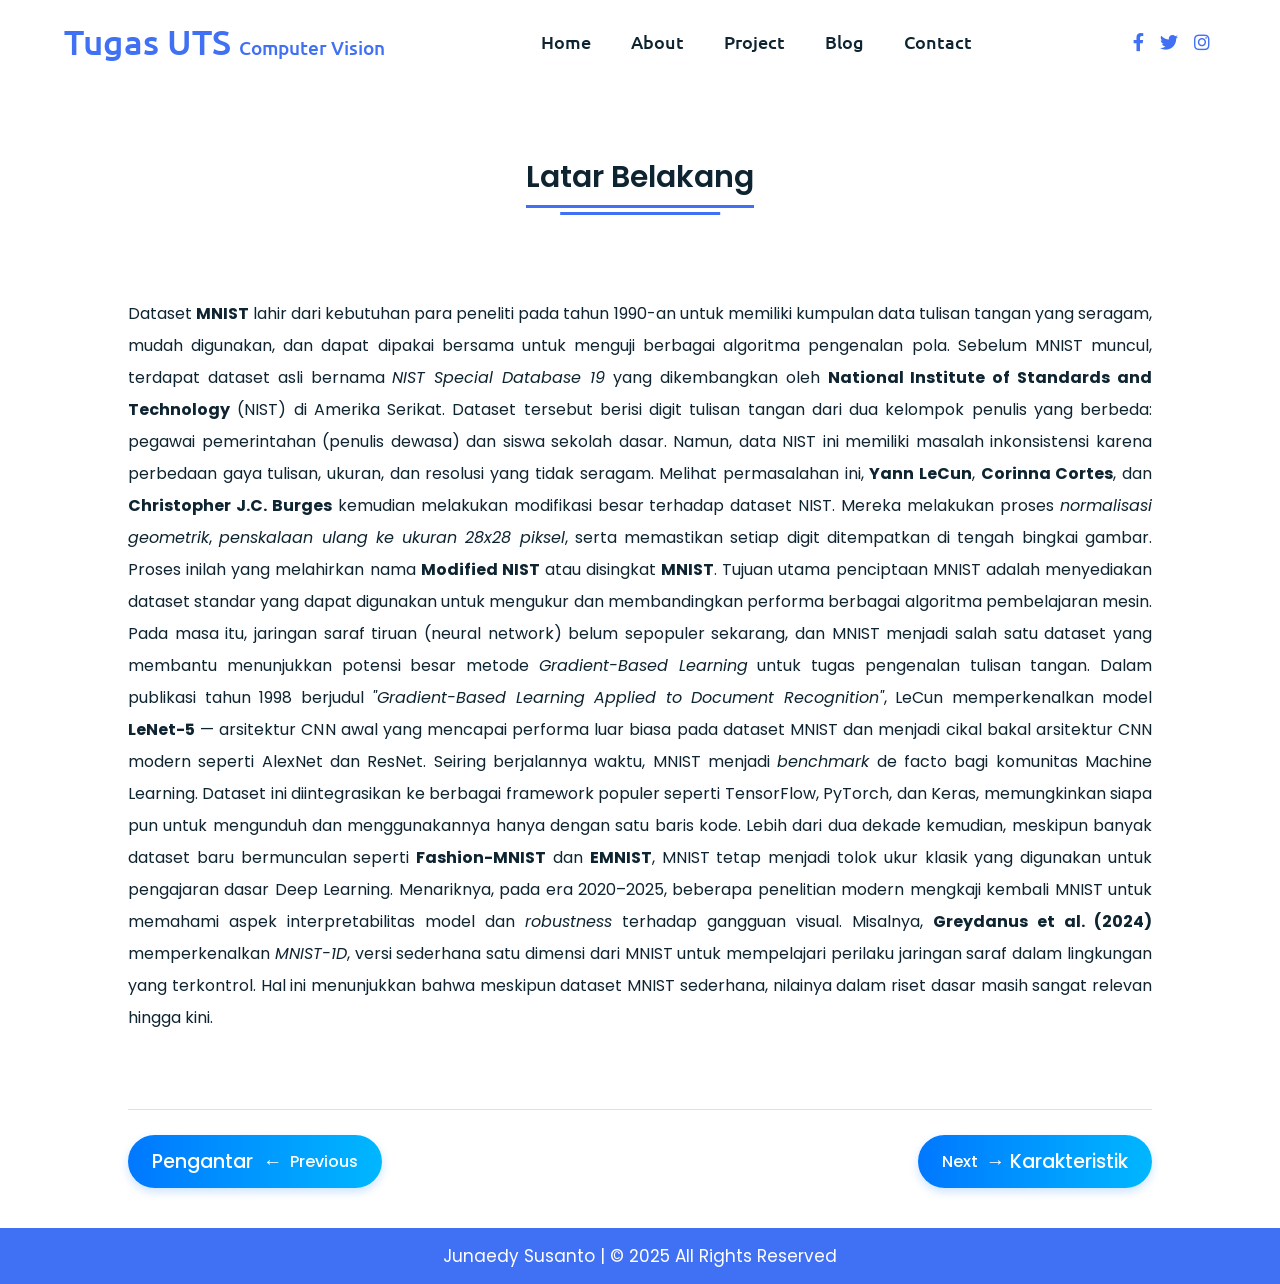
<file: latar_belakang.html>
<!-- Home Section Start -->
 <!DOCTYPE html>
<!-- Website - www.codingnepalweb.com -->
<html lang="en" dir="ltr">

<head>
  <meta charset="UTF-8" />
  <title>Junaedy Susanto | UTS Computer Vision</title>
  <link rel="stylesheet" href="style.css" />
  <!-- Fontawesome CDN Link -->
  <link rel="stylesheet" href="https://cdnjs.cloudflare.com/ajax/libs/font-awesome/5.15.2/css/all.min.css" />
  <meta name="viewport" content="width=device-width, initial-scale=1.0" />
</head>

<body>
  <!-- Move to up button -->
  <div class="scroll-button">
    <a href="index.html"><i class="fas fa-arrow-up"></i></a>
  </div>
  <!-- navgaition menu -->
  <nav>
    <div class="navbar">
      <div class="logo"><a href="index.html">Tugas UTS</a> <a style="font-size:larger;"> &nbsp;Computer Vision</a></div>
      <ul class="menu">
        <li><a href="index.html">Home</a></li>
        <li><a href="#about">About</a></li>
        <li><a href="project.html">Project</a></li>
        <li><a href="blog.html">Blog</a></li>
        <li><a href="#contact">Contact</a></li>
        <div class="cancel-btn">
          <i class="fas fa-times"></i>
        </div>
      </ul>
      <div class="media-icons">
        <a href="#"><i class="fab fa-facebook-f"></i></a>
        <a href="#"><i class="fab fa-twitter"></i></a>
        <a href="#"><i class="fab fa-instagram"></i></a>
      </div>
    </div>
    <div class="menu-btn">
      <i class="fas fa-bars"></i>
    </div>
  </nav>

  <!-- My Services Section Start -->
  <section class="" id="">
    <div class="content">
        <br>
        <br>
        <br>
      <div class="title"><span>Latar Belakang</span></div>
      <div>
        <br>
        <br>
        <p style="  text-align: justify;
  color: #0E2431; line-height: 2;">
            <!-- <img style="float: left;
            width: 530px;
            border-radius: 6px;
            border: 1px solid #ddd;
            margin-right: 20px;" src="Images/pengantar.png" alt="" /> -->

            Dataset <strong>MNIST</strong> lahir dari kebutuhan para peneliti pada tahun 1990-an untuk memiliki kumpulan data tulisan tangan yang seragam,
            mudah digunakan, dan dapat dipakai bersama untuk menguji berbagai algoritma pengenalan pola. Sebelum MNIST muncul, terdapat dataset asli bernama
            <em>NIST Special Database 19</em> yang dikembangkan oleh <strong>National Institute of Standards and Technology</strong> (NIST) di Amerika Serikat.
            Dataset tersebut berisi digit tulisan tangan dari dua kelompok penulis yang berbeda: pegawai pemerintahan (penulis dewasa) dan siswa sekolah dasar.
            Namun, data NIST ini memiliki masalah inkonsistensi karena perbedaan gaya tulisan, ukuran, dan resolusi yang tidak seragam. Melihat permasalahan ini, <strong>Yann LeCun</strong>, <strong>Corinna Cortes</strong>, dan <strong>Christopher J.C. Burges</strong> kemudian melakukan
    modifikasi besar terhadap dataset NIST. Mereka melakukan proses <em>normalisasi geometrik</em>, <em>penskalaan ulang ke ukuran 28x28 piksel</em>,
    serta memastikan setiap digit ditempatkan di tengah bingkai gambar. Proses inilah yang melahirkan nama <strong>Modified NIST</strong> atau disingkat
    <strong>MNIST</strong>. Tujuan utama penciptaan MNIST adalah menyediakan dataset standar yang dapat digunakan untuk mengukur dan membandingkan performa berbagai algoritma
    pembelajaran mesin. Pada masa itu, jaringan saraf tiruan (neural network) belum sepopuler sekarang, dan MNIST menjadi salah satu dataset yang membantu
    menunjukkan potensi besar metode <em>Gradient-Based Learning</em> untuk tugas pengenalan tulisan tangan. Dalam publikasi tahun 1998 berjudul 
    <em>"Gradient-Based Learning Applied to Document Recognition"</em>, LeCun memperkenalkan model <strong>LeNet-5</strong> — arsitektur CNN awal yang
    mencapai performa luar biasa pada dataset MNIST dan menjadi cikal bakal arsitektur CNN modern seperti AlexNet dan ResNet. Seiring berjalannya waktu, MNIST menjadi <em>benchmark</em> de facto bagi komunitas Machine Learning. Dataset ini diintegrasikan ke berbagai framework
    populer seperti TensorFlow, PyTorch, dan Keras, memungkinkan siapa pun untuk mengunduh dan menggunakannya hanya dengan satu baris kode. 
    Lebih dari dua dekade kemudian, meskipun banyak dataset baru bermunculan seperti <strong>Fashion-MNIST</strong> dan <strong>EMNIST</strong>, 
    MNIST tetap menjadi tolok ukur klasik yang digunakan untuk pengajaran dasar Deep Learning.
Menariknya, pada era 2020–2025, beberapa penelitian modern mengkaji kembali MNIST untuk memahami aspek interpretabilitas model dan 
    <em>robustness</em> terhadap gangguan visual. Misalnya, <strong>Greydanus et al. (2024)</strong> memperkenalkan <em>MNIST-1D</em>, versi sederhana
    satu dimensi dari MNIST untuk mempelajari perilaku jaringan saraf dalam lingkungan yang terkontrol. Hal ini menunjukkan bahwa meskipun dataset MNIST
    sederhana, nilainya dalam riset dasar masih sangat relevan hingga kini.


            <P>&nbsp;</P>
            
      </div>

        <div class="post-navigation">
            <a href="pengantar.html" class="nav-btn prev">
                <span class="arrow">Pengantar &nbsp;←</span> Previous
            </a>

            <a href="karakteristik.html" class="nav-btn next">
                Next <span class="arrow">→ Karakteristik</span>
            </a>
        </div>

        <style>
.post-navigation {
  display: flex;
  justify-content: space-between;
  align-items: center;
  margin-top: 50px;
  padding-top: 25px;
  border-top: 1px solid #e0e0e0;
  font-family: 'Poppins', sans-serif;
}

.nav-btn {
  display: flex;
  align-items: center;
  gap: 8px;
  text-decoration: none;
  color: #fff;
  background: linear-gradient(90deg, #0078ff, #00b7ff);
  padding: 12px 24px;
  border-radius: 30px;
  font-weight: 500;
  transition: all 0.3s ease;
  box-shadow: 0 4px 10px rgba(0, 120, 255, 0.2);
}

.nav-btn:hover {
  background: linear-gradient(90deg, #005fcc, #0099ff);
  transform: translateY(-2px);
  box-shadow: 0 6px 14px rgba(0, 120, 255, 0.3);
}

.arrow {
  font-size: 1.2em;
}

@media (max-width: 600px) {
  .post-navigation {
    flex-direction: column;
    gap: 15px;
  }
}
</style>

  </section>

  <!-- Footer Section Start -->
  <footer>
    <div class="text">
      <span>Junaedy Susanto | &#169; 2025 All Rights Reserved</span>
    </div>
  </footer>

  <script src="script.js"></script>
</body>

</html>
</file>
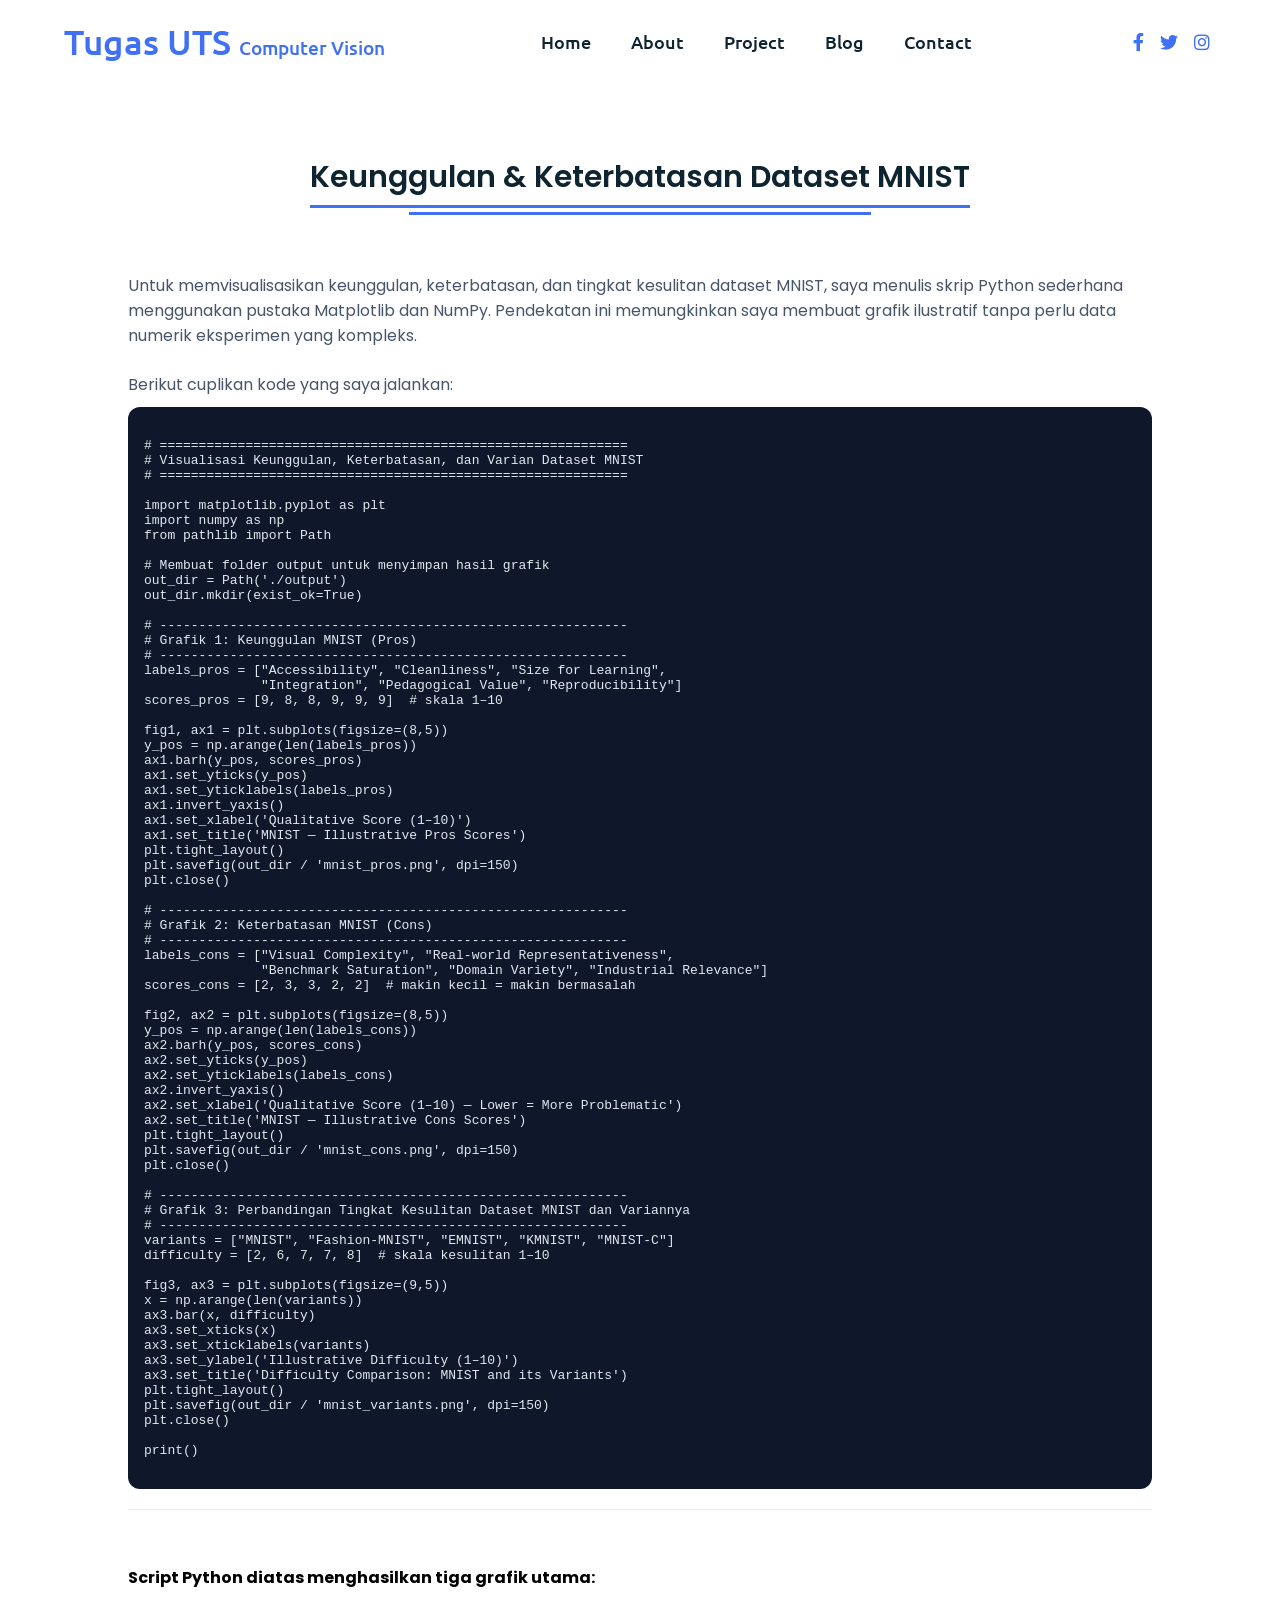
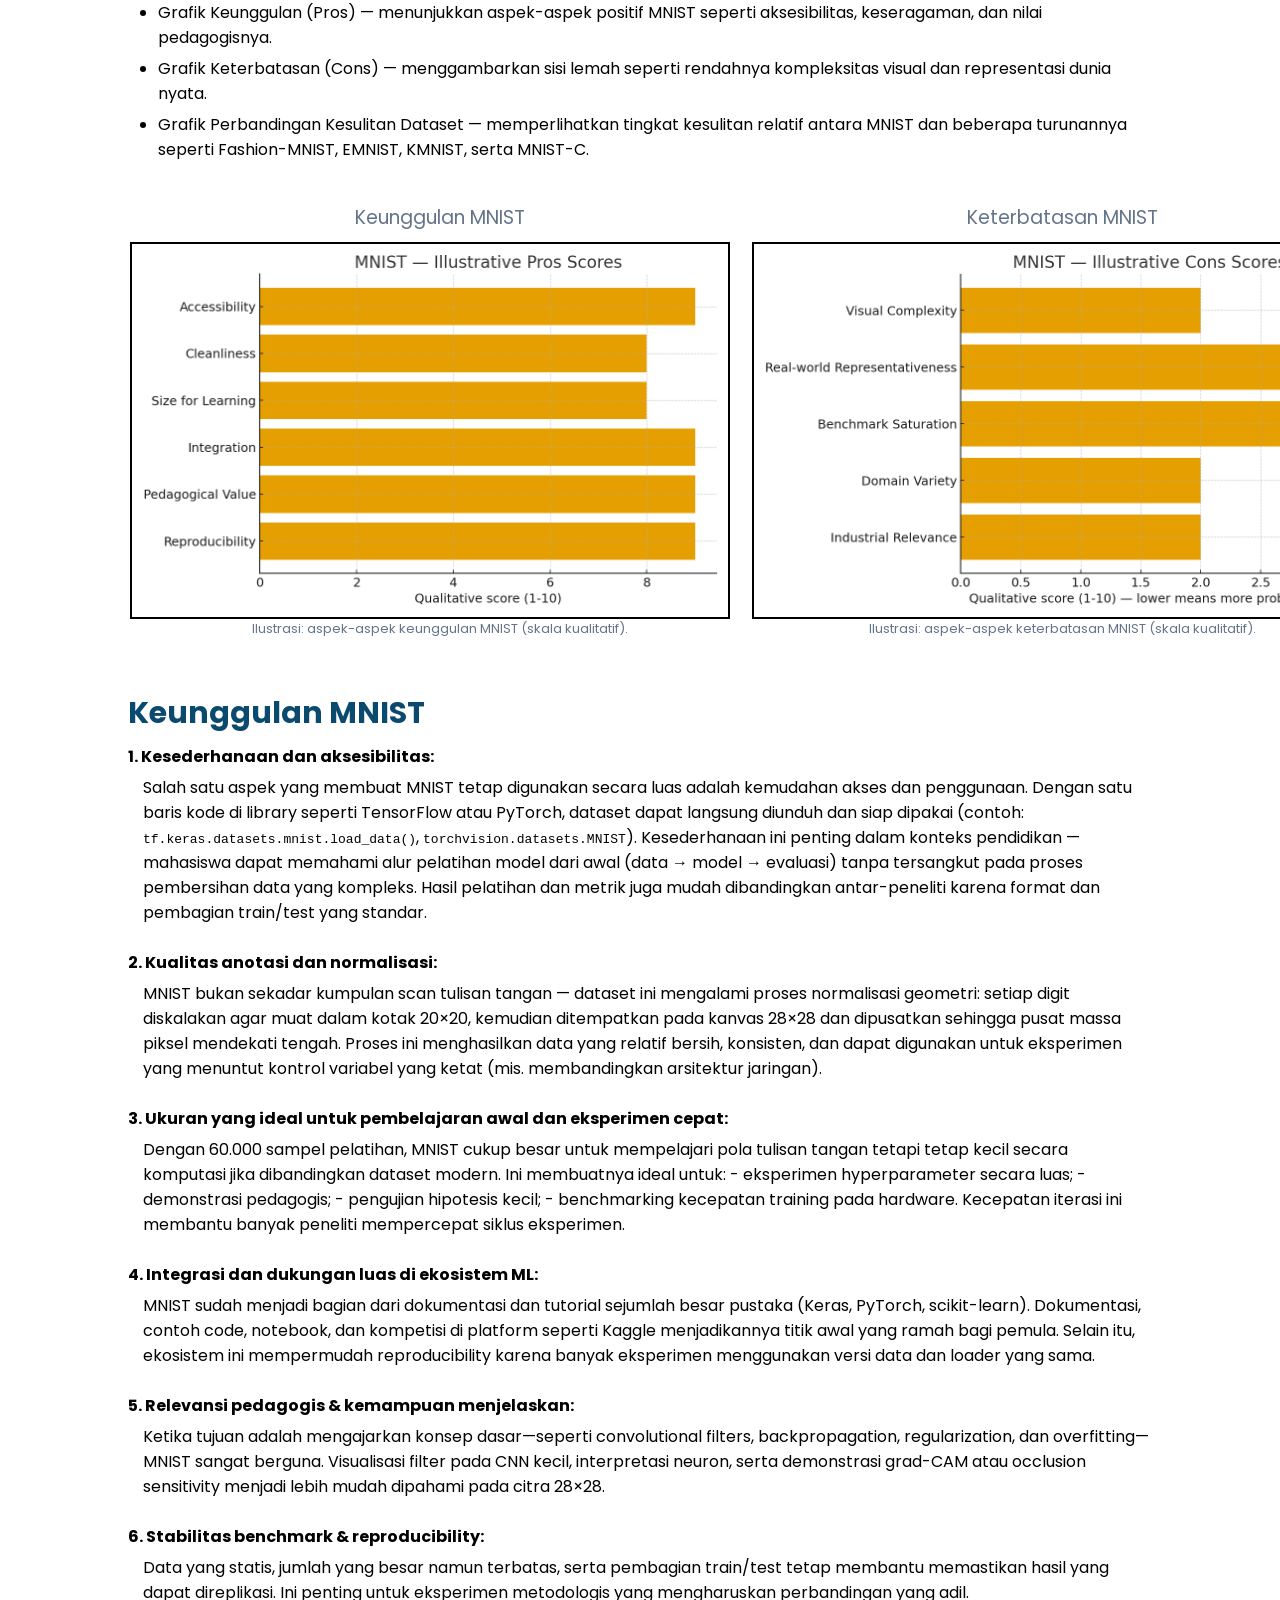
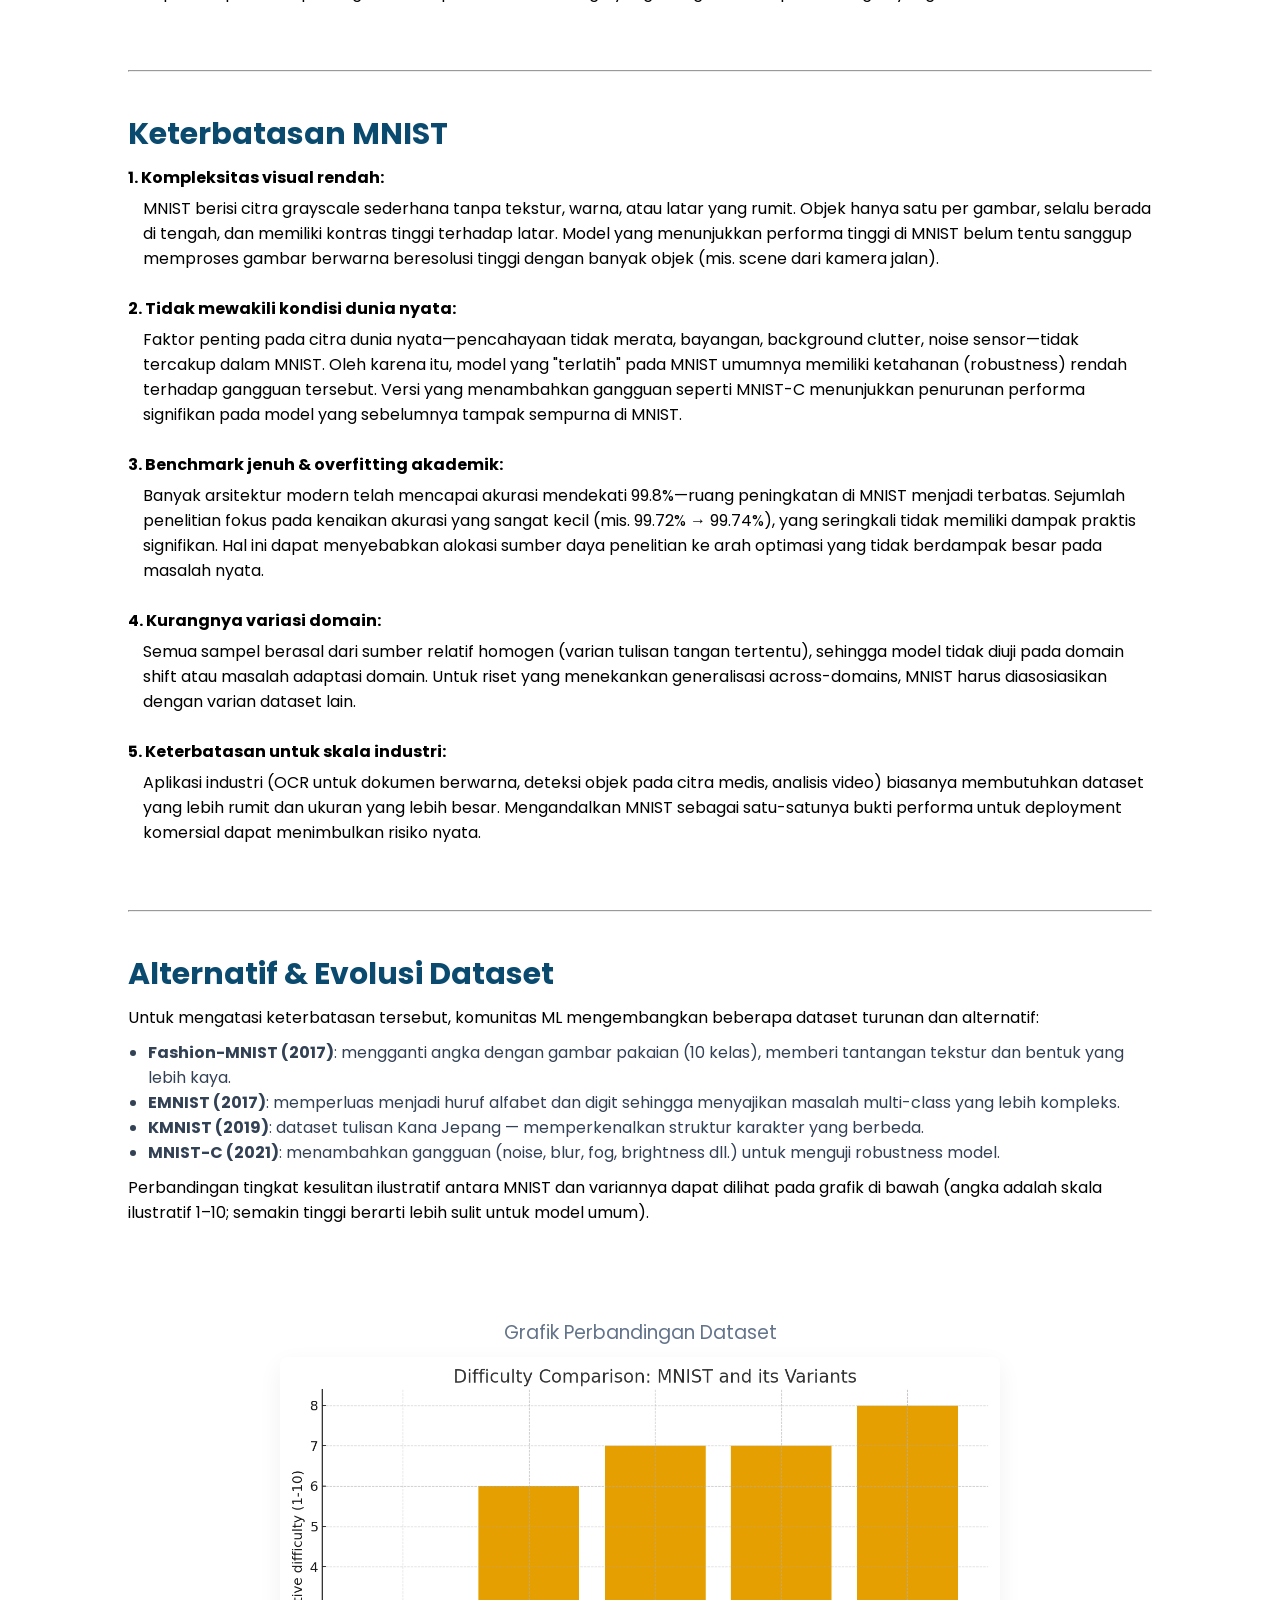
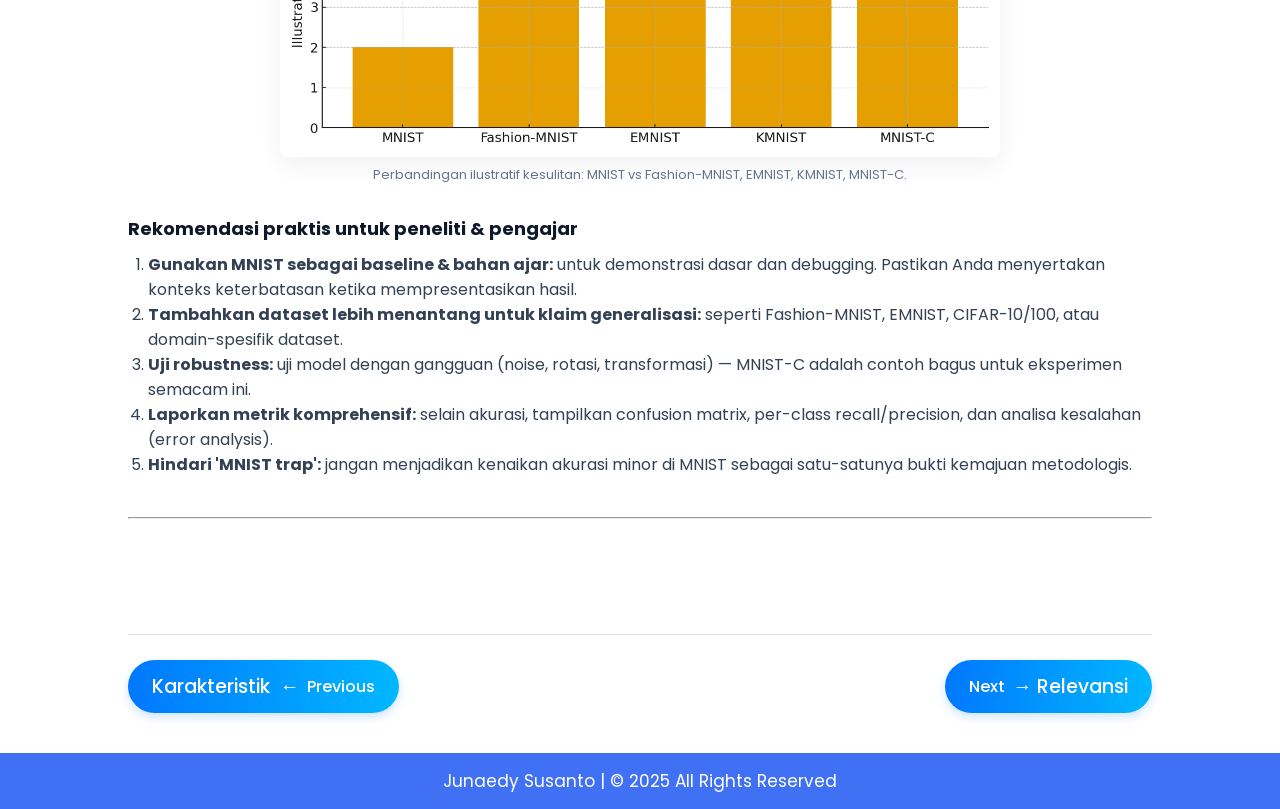
<file: lebih_kurang.html>
<!-- Home Section Start -->
 <!DOCTYPE html>
<!-- Website - www.codingnepalweb.com -->
<html lang="en" dir="ltr">

<head>
  <meta charset="UTF-8" />
  <title>Junaedy Susanto | UTS Computer Vision</title>
  <link rel="stylesheet" href="style.css" />
  <!-- Fontawesome CDN Link -->
  <link rel="stylesheet" href="https://cdnjs.cloudflare.com/ajax/libs/font-awesome/5.15.2/css/all.min.css" />
  <meta name="viewport" content="width=device-width, initial-scale=1.0" />
</head>

<body>
  <!-- Move to up button -->
  <div class="scroll-button">
    <a href="index.html"><i class="fas fa-arrow-up"></i></a>
  </div>
  <!-- navgaition menu -->
  <nav>
    <div class="navbar">
      <div class="logo"><a href="index.html">Tugas UTS</a> <a style="font-size:larger;"> &nbsp;Computer Vision</a></div>
      <ul class="menu">
        <li><a href="index.html">Home</a></li>
        <li><a href="#about">About</a></li>
        <li><a href="project.html">Project</a></li>
        <li><a href="blog.html">Blog</a></li>
        <li><a href="#contact">Contact</a></li>
        <div class="cancel-btn">
          <i class="fas fa-times"></i>
        </div>
      </ul>
      <div class="media-icons">
        <a href="#"><i class="fab fa-facebook-f"></i></a>
        <a href="#"><i class="fab fa-twitter"></i></a>
        <a href="#"><i class="fab fa-instagram"></i></a>
      </div>
    </div>
    <div class="menu-btn">
      <i class="fas fa-bars"></i>
    </div>
  </nav>

  <!-- My Services Section Start -->
  <section class="" id="">
    <div class="content">
        <br>
        <br>
        <br>
      <div class="title"><span>Keunggulan & Keterbatasan Dataset MNIST</span></div>
      <div>
        <br>
        <p style="  text-align: justify;
  color: #0E2431; line-height: 2;">
            <!-- <img style="float: left;
            width: 530px;
            border-radius: 6px;
            border: 1px solid #ddd;
            margin-right: 20px;" src="Images/pengantar.png" alt="" /> -->

<p style="color:#475569; margin-bottom:24px;">
    Untuk memvisualisasikan keunggulan, keterbatasan, dan tingkat kesulitan dataset MNIST, saya menulis skrip Python sederhana menggunakan pustaka Matplotlib dan NumPy. Pendekatan ini memungkinkan saya membuat grafik ilustratif tanpa perlu data numerik eksperimen yang kompleks.
<p style="color:#475569; margin-bottom: 10px;">
  
Berikut cuplikan kode yang saya jalankan:
  </p>
<pre style="background-color:#0f172a; color:#e2e8f0; padding:16px; border-radius:12px; overflow-x:auto;">
<code class="language-python">
# ============================================================
# Visualisasi Keunggulan, Keterbatasan, dan Varian Dataset MNIST
# ============================================================

import matplotlib.pyplot as plt
import numpy as np
from pathlib import Path

# Membuat folder output untuk menyimpan hasil grafik
out_dir = Path('./output')
out_dir.mkdir(exist_ok=True)

# ------------------------------------------------------------
# Grafik 1: Keunggulan MNIST (Pros)
# ------------------------------------------------------------
labels_pros = ["Accessibility", "Cleanliness", "Size for Learning", 
               "Integration", "Pedagogical Value", "Reproducibility"]
scores_pros = [9, 8, 8, 9, 9, 9]  # skala 1–10

fig1, ax1 = plt.subplots(figsize=(8,5))
y_pos = np.arange(len(labels_pros))
ax1.barh(y_pos, scores_pros)
ax1.set_yticks(y_pos)
ax1.set_yticklabels(labels_pros)
ax1.invert_yaxis()
ax1.set_xlabel('Qualitative Score (1–10)')
ax1.set_title('MNIST — Illustrative Pros Scores')
plt.tight_layout()
plt.savefig(out_dir / 'mnist_pros.png', dpi=150)
plt.close()

# ------------------------------------------------------------
# Grafik 2: Keterbatasan MNIST (Cons)
# ------------------------------------------------------------
labels_cons = ["Visual Complexity", "Real-world Representativeness", 
               "Benchmark Saturation", "Domain Variety", "Industrial Relevance"]
scores_cons = [2, 3, 3, 2, 2]  # makin kecil = makin bermasalah

fig2, ax2 = plt.subplots(figsize=(8,5))
y_pos = np.arange(len(labels_cons))
ax2.barh(y_pos, scores_cons)
ax2.set_yticks(y_pos)
ax2.set_yticklabels(labels_cons)
ax2.invert_yaxis()
ax2.set_xlabel('Qualitative Score (1–10) — Lower = More Problematic')
ax2.set_title('MNIST — Illustrative Cons Scores')
plt.tight_layout()
plt.savefig(out_dir / 'mnist_cons.png', dpi=150)
plt.close()

# ------------------------------------------------------------
# Grafik 3: Perbandingan Tingkat Kesulitan Dataset MNIST dan Variannya
# ------------------------------------------------------------
variants = ["MNIST", "Fashion-MNIST", "EMNIST", "KMNIST", "MNIST-C"]
difficulty = [2, 6, 7, 7, 8]  # skala kesulitan 1–10

fig3, ax3 = plt.subplots(figsize=(9,5))
x = np.arange(len(variants))
ax3.bar(x, difficulty)
ax3.set_xticks(x)
ax3.set_xticklabels(variants)
ax3.set_ylabel('Illustrative Difficulty (1–10)')
ax3.set_title('Difficulty Comparison: MNIST and its Variants')
plt.tight_layout()
plt.savefig(out_dir / 'mnist_variants.png', dpi=150)
plt.close()

print()
</code>
</pre>
  <hr style="border:none; border-top:1px solid #e6eef6; margin:20px 0 30px 0;">
<p>&nbsp;</p>
<strong>Script Python diatas menghasilkan tiga grafik utama:</strong>
<ul style="margin-left: 30px; margin-top: 10px;">
<li style="margin-bottom: 6px;">Grafik Keunggulan (Pros) — menunjukkan aspek-aspek positif MNIST seperti aksesibilitas, keseragaman, dan nilai pedagogisnya.</li>
<li style="margin-bottom: 6px;">Grafik Keterbatasan (Cons) — menggambarkan sisi lemah seperti rendahnya kompleksitas visual dan representasi dunia nyata.</li>
<li style="margin-bottom: 6px;">Grafik Perbandingan Kesulitan Dataset — memperlihatkan tingkat kesulitan relatif antara MNIST dan beberapa turunannya seperti Fashion-MNIST, EMNIST, KMNIST, serta MNIST-C.</li>
</ul>
<p>&nbsp;</p>
<table>
<tr>
<td><figcaption style="text-align:center; color:#64748b; font-size:19px; margin-top:8px; margin-bottom: 10px;">Keunggulan MNIST</figcaption><img src="Images/mnist_pros.png" style="max-width: 600px; float: left; margin-right: 20px; border: 2px solid rgb(0, 0, 0);"><figcaption style="text-align:center; color:#64748b; font-size:13px; margin-top:8px;">Ilustrasi: aspek-aspek keunggulan MNIST (skala kualitatif).</figcaption></td>
<td><figcaption style="text-align:center; color:#64748b; font-size:19px; margin-top:8px; margin-bottom: 10px;">Keterbatasan MNIST</figcaption><img src="Images/mnist_cons.png" style="max-width: 600px; float: left; margin-right: 20px; border: 2px solid rgb(0, 0, 0);"><figcaption style="text-align:center; color:#64748b; font-size:13px; margin-top:8px;">Ilustrasi: aspek-aspek keterbatasan MNIST (skala kualitatif).</figcaption></td>
<!-- <td><img src="Images/mnist_variants.png" style="max-width: 400px; float: left; margin-top: 30px; border: 2px solid rgb(0, 0, 0);"><figcaption style="text-align:center; color:#64748b; font-size:13px; margin-top:8px;">Perbandingan ilustratif kesulitan: MNIST vs Fashion-MNIST, EMNIST, KMNIST, MNIST-C.</figcaption></td> -->
</tr>
</table>
<p>&nbsp;</p>
<p>&nbsp;</p>

  <h2 style="color:#0b4a6f; font-size:30px; margin-bottom:8px;">Keunggulan MNIST</h2>

  
    <strong>1. Kesederhanaan dan aksesibilitas:</strong> 
    <p style="margin-top:6px; margin-left: 15px;">
    Salah satu aspek yang membuat MNIST tetap digunakan secara luas adalah kemudahan akses dan
    penggunaan. Dengan satu baris kode di library seperti TensorFlow atau PyTorch, dataset dapat langsung diunduh dan siap dipakai
    (contoh: <code>tf.keras.datasets.mnist.load_data()</code>, <code>torchvision.datasets.MNIST</code>). Kesederhanaan ini penting dalam konteks
    pendidikan — mahasiswa dapat memahami alur pelatihan model dari awal (data → model → evaluasi) tanpa tersangkut pada proses pembersihan data
    yang kompleks. Hasil pelatihan dan metrik juga mudah dibandingkan antar-peneliti karena format dan pembagian train/test yang standar.
  </p>
<p>&nbsp;</p>

    <strong>2. Kualitas anotasi dan normalisasi:</strong>
    <p style="margin-top:6px; margin-left: 15px;">
    MNIST bukan sekadar kumpulan scan tulisan tangan — dataset ini mengalami proses
    normalisasi geometri: setiap digit diskalakan agar muat dalam kotak 20×20, kemudian ditempatkan pada kanvas 28×28 dan dipusatkan sehingga
    pusat massa piksel mendekati tengah. Proses ini menghasilkan data yang relatif bersih, konsisten, dan dapat digunakan untuk
    eksperimen yang menuntut kontrol variabel yang ketat (mis. membandingkan arsitektur jaringan).
  </p>
<p>&nbsp;</p>

    <strong>3. Ukuran yang ideal untuk pembelajaran awal dan eksperimen cepat:</strong>
    <p style="margin-top:6px; margin-left: 15px;">
    Dengan 60.000 sampel pelatihan, MNIST cukup besar untuk
    mempelajari pola tulisan tangan tetapi tetap kecil secara komputasi jika dibandingkan dataset modern. Ini membuatnya ideal untuk:
    - eksperimen hyperparameter secara luas; - demonstrasi pedagogis; - pengujian hipotesis kecil; - benchmarking kecepatan training pada hardware.
    Kecepatan iterasi ini membantu banyak peneliti mempercepat siklus eksperimen.
  </p>
<p>&nbsp;</p>

    <strong>4. Integrasi dan dukungan luas di ekosistem ML:</strong>
    <p style="margin-top:6px; margin-left: 15px;">
    MNIST sudah menjadi bagian dari dokumentasi dan tutorial sejumlah besar
    pustaka (Keras, PyTorch, scikit-learn). Dokumentasi, contoh code, notebook, dan kompetisi di platform seperti Kaggle menjadikannya titik awal
    yang ramah bagi pemula. Selain itu, ekosistem ini mempermudah reproducibility karena banyak eksperimen menggunakan versi data dan
    loader yang sama.
  </p>
<p>&nbsp;</p>
  
    <strong>5. Relevansi pedagogis & kemampuan menjelaskan:</strong>
    <p style="margin-top:6px; margin-left: 15px;">
    Ketika tujuan adalah mengajarkan konsep dasar—seperti convolutional filters,
    backpropagation, regularization, dan overfitting—MNIST sangat berguna. Visualisasi filter pada CNN kecil, interpretasi neuron, serta
    demonstrasi grad-CAM atau occlusion sensitivity menjadi lebih mudah dipahami pada citra 28×28.
  </p>
<p>&nbsp;</p>
    <strong>6. Stabilitas benchmark & reproducibility:</strong>
    <p style="margin-top:6px; margin-left: 15px;">
    Data yang statis, jumlah yang besar namun terbatas, serta pembagian train/test tetap
    membantu memastikan hasil yang dapat direplikasi. Ini penting untuk eksperimen metodologis yang mengharuskan perbandingan yang adil.
  </p>
<p>&nbsp;</p>

  <hr style="margin:40px 0;">


  <h2 style="color:#0b4a6f; font-size:30px; margin-bottom:8px;">Keterbatasan MNIST</h2>


    <strong>1. Kompleksitas visual rendah:</strong>
        <p style="margin-top:6px; margin-left: 15px;">
    MNIST berisi citra grayscale sederhana tanpa tekstur, warna, atau latar yang rumit.
    Objek hanya satu per gambar, selalu berada di tengah, dan memiliki kontras tinggi terhadap latar. Model yang menunjukkan performa
    tinggi di MNIST belum tentu sanggup memproses gambar berwarna beresolusi tinggi dengan banyak objek (mis. scene dari kamera jalan).
  </p>
<p>&nbsp;</p>

    <strong>2. Tidak mewakili kondisi dunia nyata:</strong>
        <p style="margin-top:6px; margin-left: 15px;">
    Faktor penting pada citra dunia nyata—pencahayaan tidak merata, bayangan, background clutter,
    noise sensor—tidak tercakup dalam MNIST. Oleh karena itu, model yang "terlatih" pada MNIST umumnya memiliki ketahanan (robustness) rendah
    terhadap gangguan tersebut. Versi yang menambahkan gangguan seperti MNIST-C menunjukkan penurunan performa signifikan pada model yang sebelumnya
    tampak sempurna di MNIST.
  </p>
<p>&nbsp;</p>

    <strong>3. Benchmark jenuh & overfitting akademik:</strong>
        <p style="margin-top:6px; margin-left: 15px;">
    Banyak arsitektur modern telah mencapai akurasi mendekati 99.8%—ruang peningkatan di MNIST
    menjadi terbatas. Sejumlah penelitian fokus pada kenaikan akurasi yang sangat kecil (mis. 99.72% → 99.74%), yang seringkali
    tidak memiliki dampak praktis signifikan. Hal ini dapat menyebabkan alokasi sumber daya penelitian ke arah optimasi yang tidak
    berdampak besar pada masalah nyata.
  </p>
<p>&nbsp;</p>

    <strong>4. Kurangnya variasi domain:</strong>
        <p style="margin-top:6px; margin-left: 15px;">
    Semua sampel berasal dari sumber relatif homogen (varian tulisan tangan tertentu),
    sehingga model tidak diuji pada domain shift atau masalah adaptasi domain. Untuk riset yang menekankan generalisasi across-domains,
    MNIST harus diasosiasikan dengan varian dataset lain.
  </p>
<p>&nbsp;</p>

    <strong>5. Keterbatasan untuk skala industri:</strong>
        <p style="margin-top:6px; margin-left: 15px;">
    Aplikasi industri (OCR untuk dokumen berwarna, deteksi objek pada citra medis, analisis video)
    biasanya membutuhkan dataset yang lebih rumit dan ukuran yang lebih besar. Mengandalkan MNIST sebagai satu-satunya bukti performa untuk deployment
    komersial dapat menimbulkan risiko nyata.
  </p>
<p>&nbsp;</p>

  <hr style="margin:40px 0;">

  <h2 style="color:#0b4a6f; font-size:30px; margin-bottom:8px;">Alternatif & Evolusi Dataset</h2>

  <p style="margin-bottom: 10px;">
    Untuk mengatasi keterbatasan tersebut, komunitas ML mengembangkan beberapa dataset turunan dan alternatif:
  </p>
  <ul style="margin-left:20px; color:#334155;">
    <li><strong>Fashion-MNIST (2017)</strong>: mengganti angka dengan gambar pakaian (10 kelas), memberi tantangan tekstur dan bentuk yang lebih kaya.</li>
    <li><strong>EMNIST (2017)</strong>: memperluas menjadi huruf alfabet dan digit sehingga menyajikan masalah multi-class yang lebih kompleks.</li>
    <li><strong>KMNIST (2019)</strong>: dataset tulisan Kana Jepang — memperkenalkan struktur karakter yang berbeda.</li>
    <li><strong>MNIST-C (2021)</strong>: menambahkan gangguan (noise, blur, fog, brightness dll.) untuk menguji robustness model.</li>
  </ul>

  <p style="margin-top: 10px;">
    Perbandingan tingkat kesulitan ilustratif antara MNIST dan variannya dapat dilihat pada grafik di bawah (angka adalah skala ilustratif 1–10;
    semakin tinggi berarti lebih sulit untuk model umum).
  </p>

<p>&nbsp;</p>
<p>&nbsp;</p>
<p>&nbsp;</p>

  <figure style="margin:18px 0 30px 0;">
    <figcaption style="text-align:center; color:#64748b; font-size:19px; margin-top:8px; margin-bottom: 10px;">Grafik Perbandingan Dataset</figcaption>
    <img src="Images/mnist_variants.png" alt="MNIST Variants Difficulty Comparison" style="display:block; max-width:720px; width:100%; box-shadow:0 8px 24px rgba(15,23,42,0.06); border-radius:8px; margin:auto;">
    <figcaption style="text-align:center; color:#64748b; font-size:13px; margin-top:8px;">Perbandingan ilustratif kesulitan: MNIST vs Fashion-MNIST, EMNIST, KMNIST, MNIST-C.</figcaption>
  </figure>

  <h3 style="color:#0f172a; font-size:18px; margin-top:8px; margin-bottom: 10px;">Rekomendasi praktis untuk peneliti & pengajar</h3>

  <ol style="margin-left:20px; color:#334155;">
    <li><strong>Gunakan MNIST sebagai baseline & bahan ajar:</strong> untuk demonstrasi dasar dan debugging. Pastikan Anda menyertakan konteks keterbatasan ketika mempresentasikan hasil.</li>
    <li><strong>Tambahkan dataset lebih menantang untuk klaim generalisasi:</strong> seperti Fashion-MNIST, EMNIST, CIFAR-10/100, atau domain-spesifik dataset.</li>
    <li><strong>Uji robustness:</strong> uji model dengan gangguan (noise, rotasi, transformasi) — MNIST-C adalah contoh bagus untuk eksperimen semacam ini.</li>
    <li><strong>Laporkan metrik komprehensif:</strong> selain akurasi, tampilkan confusion matrix, per-class recall/precision, dan analisa kesalahan (error analysis).</li>
    <li><strong>Hindari 'MNIST trap':</strong> jangan menjadikan kenaikan akurasi minor di MNIST sebagai satu-satunya bukti kemajuan metodologis.</li>
  </ol>

  <hr style="margin:40px 0;">

            <P>&nbsp;</P>
            
      </div>

        <div class="post-navigation">
            <a href="karakteristik.html" class="nav-btn prev">
                <span class="arrow">Karakteristik &nbsp;←</span> Previous
            </a>

            <a href="relevansi.html" class="nav-btn next">
                Next <span class="arrow">→ Relevansi</span>
            </a>
        </div>

        <style>
.post-navigation {
  display: flex;
  justify-content: space-between;
  align-items: center;
  margin-top: 50px;
  padding-top: 25px;
  border-top: 1px solid #e0e0e0;
  font-family: 'Poppins', sans-serif;
}

.nav-btn {
  display: flex;
  align-items: center;
  gap: 8px;
  text-decoration: none;
  color: #fff;
  background: linear-gradient(90deg, #0078ff, #00b7ff);
  padding: 12px 24px;
  border-radius: 30px;
  font-weight: 500;
  transition: all 0.3s ease;
  box-shadow: 0 4px 10px rgba(0, 120, 255, 0.2);
}

.nav-btn:hover {
  background: linear-gradient(90deg, #005fcc, #0099ff);
  transform: translateY(-2px);
  box-shadow: 0 6px 14px rgba(0, 120, 255, 0.3);
}

.arrow {
  font-size: 1.2em;
}

@media (max-width: 600px) {
  .post-navigation {
    flex-direction: column;
    gap: 15px;
  }
}
</style>

  </section>

  <!-- Footer Section Start -->
  <footer>
    <div class="text">
      <span>Junaedy Susanto | &#169; 2025 All Rights Reserved</span>
    </div>
  </footer>

  <script src="script.js"></script>
</body>

</html>
</file>
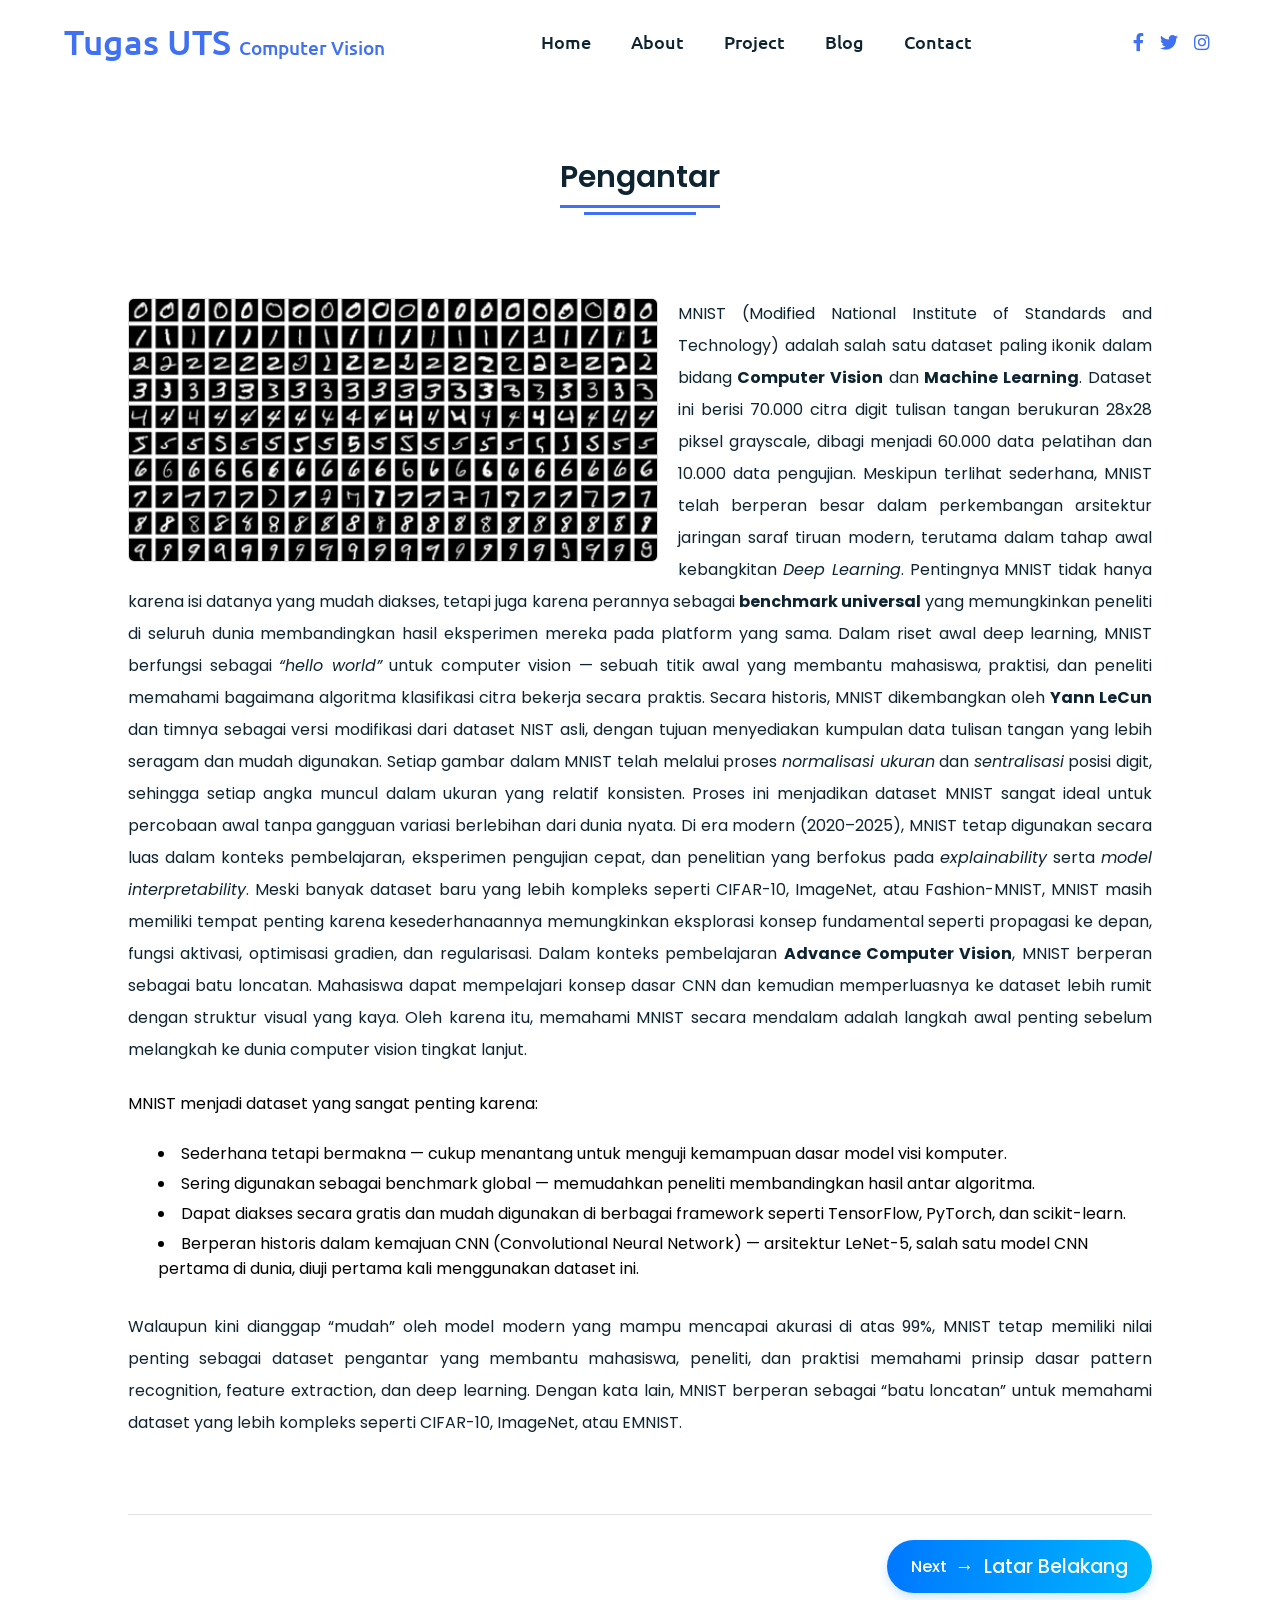
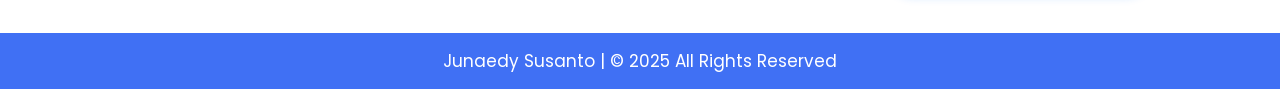
<file: pengantar.html>
<!-- Home Section Start -->
 <!DOCTYPE html>
<!-- Website - www.codingnepalweb.com -->
<html lang="en" dir="ltr">

<head>
  <meta charset="UTF-8" />
  <title>Junaedy Susanto | UTS Computer Vision</title>
  <link rel="stylesheet" href="style.css" />
  <!-- Fontawesome CDN Link -->
  <link rel="stylesheet" href="https://cdnjs.cloudflare.com/ajax/libs/font-awesome/5.15.2/css/all.min.css" />
  <meta name="viewport" content="width=device-width, initial-scale=1.0" />
</head>

<body>
  <!-- Move to up button -->
  <div class="scroll-button">
    <a href="index.html"><i class="fas fa-arrow-up"></i></a>
  </div>
  <!-- navgaition menu -->
  <nav>
    <div class="navbar">
      <div class="logo"><a href="index.html">Tugas UTS</a> <a style="font-size:larger;"> &nbsp;Computer Vision</a></div>
      <ul class="menu">
        <li><a href="index.html">Home</a></li>
        <li><a href="#about">About</a></li>
        <li><a href="project.html">Project</a></li>
        <li><a href="blog.html">Blog</a></li>
        <li><a href="#contact">Contact</a></li>
        <div class="cancel-btn">
          <i class="fas fa-times"></i>
        </div>
      </ul>
      <div class="media-icons">
        <a href="#"><i class="fab fa-facebook-f"></i></a>
        <a href="#"><i class="fab fa-twitter"></i></a>
        <a href="#"><i class="fab fa-instagram"></i></a>
      </div>
    </div>
    <div class="menu-btn">
      <i class="fas fa-bars"></i>
    </div>
  </nav>

  <!-- My Services Section Start -->
  <section class="" id="">
    <div class="content">
        <br>
        <br>
        <br>
      <div class="title"><span>Pengantar</span></div>
      <div>
        <br>
        <br>
        <p style="  text-align: justify;
  color: #0E2431; line-height: 2;">
            <img style="float: left;
            width: 530px;
            border-radius: 6px;
            border: 1px solid #ddd;
            margin-right: 20px;" src="Images/pengantar.png" alt="" />

    MNIST (Modified National Institute of Standards and Technology) adalah salah satu dataset paling ikonik dalam bidang<strong> Computer Vision</strong> dan <strong>Machine Learning</strong>. Dataset ini berisi 70.000 citra digit tulisan tangan
    berukuran 28x28 piksel grayscale, dibagi menjadi 60.000 data pelatihan dan 10.000 data pengujian. Meskipun terlihat sederhana,
    MNIST telah berperan besar dalam perkembangan arsitektur jaringan saraf tiruan modern, terutama dalam tahap awal kebangkitan
    <em>Deep Learning</em>. Pentingnya MNIST tidak hanya karena isi datanya yang mudah diakses, tetapi juga karena perannya sebagai <strong>benchmark universal</strong>
    yang memungkinkan peneliti di seluruh dunia membandingkan hasil eksperimen mereka pada platform yang sama. Dalam riset awal deep learning,
    MNIST berfungsi sebagai <em>“hello world”</em> untuk computer vision — sebuah titik awal yang membantu mahasiswa, praktisi, dan peneliti
    memahami bagaimana algoritma klasifikasi citra bekerja secara praktis. Secara historis, MNIST dikembangkan oleh <strong>Yann LeCun</strong> dan timnya sebagai versi modifikasi dari dataset NIST asli, dengan
    tujuan menyediakan kumpulan data tulisan tangan yang lebih seragam dan mudah digunakan. Setiap gambar dalam MNIST telah melalui proses
    <em>normalisasi ukuran</em> dan <em>sentralisasi</em> posisi digit, sehingga setiap angka muncul dalam ukuran yang relatif konsisten.
    Proses ini menjadikan dataset MNIST sangat ideal untuk percobaan awal tanpa gangguan variasi berlebihan dari dunia nyata. Di era modern (2020–2025), MNIST tetap digunakan secara luas dalam konteks pembelajaran, eksperimen pengujian cepat,
    dan penelitian yang berfokus pada <em>explainability</em> serta <em>model interpretability</em>. Meski banyak dataset baru yang lebih
    kompleks seperti CIFAR-10, ImageNet, atau Fashion-MNIST, MNIST masih memiliki tempat penting karena kesederhanaannya memungkinkan
    eksplorasi konsep fundamental seperti propagasi ke depan, fungsi aktivasi, optimisasi gradien, dan regularisasi. Dalam konteks pembelajaran <strong>Advance Computer Vision</strong>, MNIST berperan sebagai batu loncatan.
    Mahasiswa dapat mempelajari konsep dasar CNN dan kemudian memperluasnya ke dataset lebih rumit dengan struktur visual yang kaya.
    Oleh karena itu, memahami MNIST secara mendalam adalah langkah awal penting sebelum melangkah ke dunia computer vision tingkat lanjut.
            </p>
            <P>&nbsp;</P>
            MNIST menjadi dataset yang sangat penting karena:
            <P>&nbsp;</P>
            <li style="margin-left: 30px; margin-bottom: 5px;">
                Sederhana tetapi bermakna — cukup menantang untuk menguji kemampuan dasar model visi komputer.
            </li> 
            <li style="margin-left: 30px; margin-bottom: 5px;">
                Sering digunakan sebagai benchmark global — memudahkan peneliti membandingkan hasil antar algoritma.
            </li>
            <li style="margin-left: 30px; margin-bottom: 5px;">
                Dapat diakses secara gratis dan mudah digunakan di berbagai framework seperti TensorFlow, PyTorch, dan scikit-learn.
            </li>
            <li style="margin-left: 30px; margin-bottom: 5px;">
                Berperan historis dalam kemajuan CNN (Convolutional Neural Network) — arsitektur LeNet-5, salah satu model CNN pertama di dunia, diuji pertama kali menggunakan dataset ini.
            </li>
            <P>&nbsp;</P>
            <p style="  text-align: justify;
  color: #0E2431; line-height: 2;">
            Walaupun kini dianggap “mudah” oleh model modern yang mampu mencapai akurasi di atas 99%, MNIST tetap memiliki nilai penting sebagai dataset pengantar yang membantu mahasiswa, peneliti, dan praktisi memahami prinsip dasar pattern recognition, feature extraction, dan deep learning. Dengan kata lain, MNIST berperan sebagai “batu loncatan” untuk memahami dataset yang lebih kompleks seperti CIFAR-10, ImageNet, atau EMNIST.
            </p>
            <P>&nbsp;</P>
            
      </div>

        <div class="post-navigation">
            <a href="" class="">
                <span class=""></span>
            </a>

            <a href="latar_belakang.html" class="nav-btn next">
                Next <span class="arrow">→ &nbsp;Latar Belakang</span>
            </a>
        </div>

        <style>
.post-navigation {
  display: flex;
  justify-content: space-between;
  align-items: center;
  margin-top: 50px;
  padding-top: 25px;
  border-top: 1px solid #e0e0e0;
  font-family: 'Poppins', sans-serif;
}

.nav-btn {
  display: flex;
  align-items: center;
  gap: 8px;
  text-decoration: none;
  color: #fff;
  background: linear-gradient(90deg, #0078ff, #00b7ff);
  padding: 12px 24px;
  border-radius: 30px;
  font-weight: 500;
  transition: all 0.3s ease;
  box-shadow: 0 4px 10px rgba(0, 120, 255, 0.2);
}

.nav-btn:hover {
  background: linear-gradient(90deg, #005fcc, #0099ff);
  transform: translateY(-2px);
  box-shadow: 0 6px 14px rgba(0, 120, 255, 0.3);
}

.arrow {
  font-size: 1.2em;
}

@media (max-width: 600px) {
  .post-navigation {
    flex-direction: column;
    gap: 15px;
  }
}
</style>

  </section>

  <!-- Footer Section Start -->
  <footer>
    <div class="text">
      <span>Junaedy Susanto | &#169; 2025 All Rights Reserved</span>
    </div>
  </footer>

  <script src="script.js"></script>
</body>

</html>
</file>
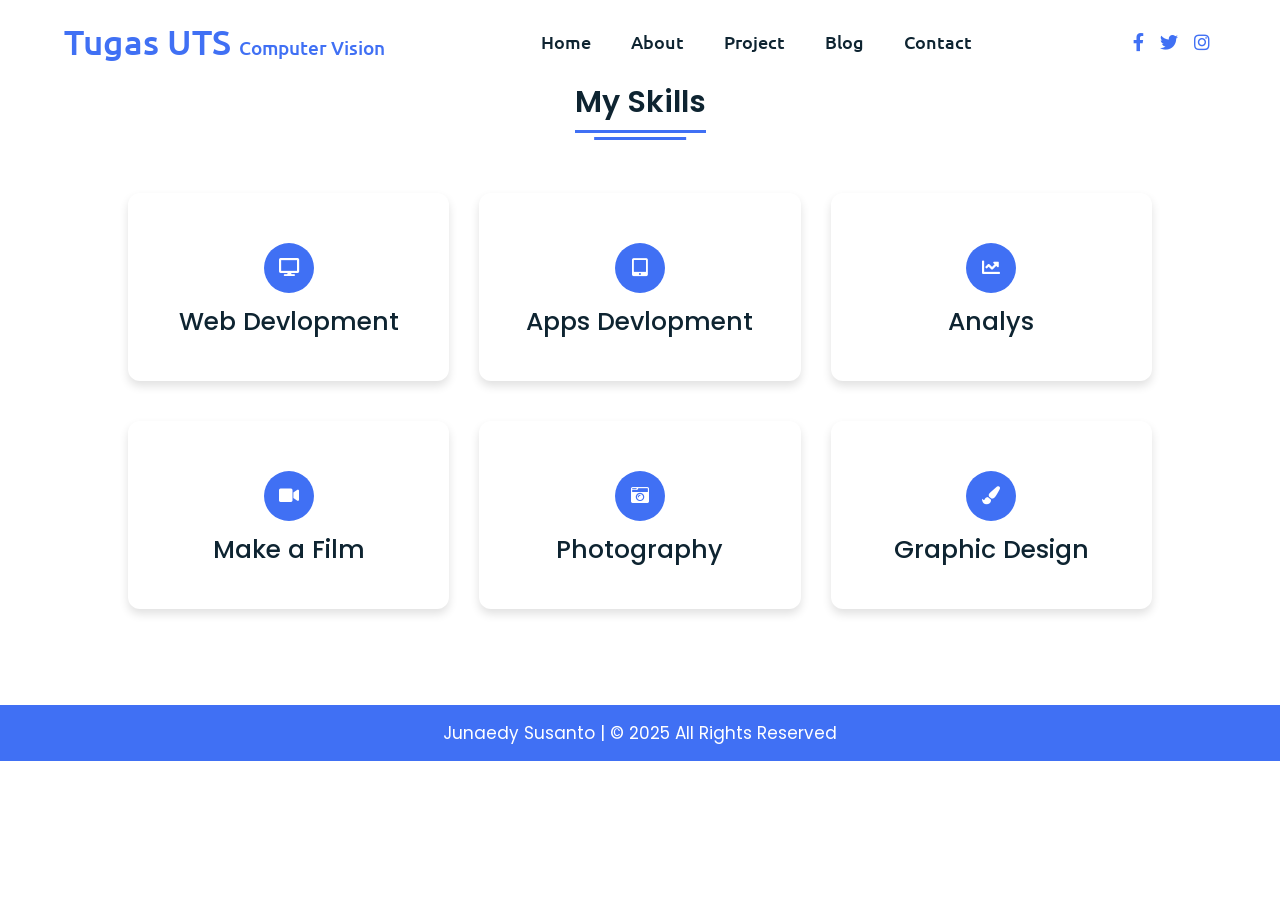
<file: project.html>
<!-- Home Section Start -->
 <!DOCTYPE html>
<!-- Website - www.codingnepalweb.com -->
<html lang="en" dir="ltr">

<head>
  <meta charset="UTF-8" />
  <title>Junaedy Susanto | UTS Computer Vision</title>
  <link rel="stylesheet" href="style.css" />
  <!-- Fontawesome CDN Link -->
  <link rel="stylesheet" href="https://cdnjs.cloudflare.com/ajax/libs/font-awesome/5.15.2/css/all.min.css" />
  <meta name="viewport" content="width=device-width, initial-scale=1.0" />
</head>

<body>
  <!-- Move to up button -->
  <div class="scroll-button">
    <a href="index.html"><i class="fas fa-arrow-up"></i></a>
  </div>
  <!-- navgaition menu -->
  <nav>
    <div class="navbar">
      <div class="logo"><a href="index.html">Tugas UTS</a> <a style="font-size:larger;"> &nbsp;Computer Vision</a></div>
      <ul class="menu">
        <li><a href="index.html">Home</a></li>
        <li><a href="#about">About</a></li>
        <li><a href="project.html">Project</a></li>
        <li><a href="blog.html">Blog</a></li>
        <li><a href="#contact">Contact</a></li>
        <div class="cancel-btn">
          <i class="fas fa-times"></i>
        </div>
      </ul>
      <div class="media-icons">
        <a href="#"><i class="fab fa-facebook-f"></i></a>
        <a href="#"><i class="fab fa-twitter"></i></a>
        <a href="#"><i class="fab fa-instagram"></i></a>
      </div>
    </div>
    <div class="menu-btn">
      <i class="fas fa-bars"></i>
    </div>
  </nav>

  <!-- My Services Section Start -->
  <section class="services" id="services">
    <div class="content">
      <div class="title"><span>My Skills</span></div>
      <div class="boxes">
        <div class="box">
          <div class="icon" style="margin-top: 20px;">
            <i class="fas fa-desktop"></i>
          </div>
          <div class="topic">Web Devlopment</div>
        </div>
        <div class="box">
          <div class="icon" style="margin-top: 20px;">
            <i class="fas fa-tablet-alt"></i>
          </div>
          <div class="topic">Apps Devlopment</div>
        </div>
        <div class="box">
          <div class="icon" style="margin-top: 20px;">
            <i class="fas fa-chart-line"></i>
          </div>
          <div class="topic">Analys</div>
        </div>
        <div class="box">
          <div class="icon" style="margin-top: 20px;">
            <i class="fas fa-video"></i>
          </div>
          <div class="topic">Make a Film</div>
        </div>
        <div class="box">
          <div class="icon" style="margin-top: 20px;">
            <i class="fas fa-camera-retro"></i>
          </div>
          <div class="topic">Photography</div>
        </div>
        <div class="box">
          <div class="icon" style="margin-top: 20px;">
            <i class="fas fa-paint-brush"></i>
          </div>
          <div class="topic">Graphic Design</div>
        </div>
      </div>
    </div>
  </section>
 <p>&nbsp;</p>
 <p>&nbsp;</p>

  <!-- Footer Section Start -->
  <footer>
    <div class="text">
      <span>Junaedy Susanto | &#169; 2025 All Rights Reserved</span>
    </div>
  </footer>

  <script src="script.js"></script>
</body>

</html>
</file>
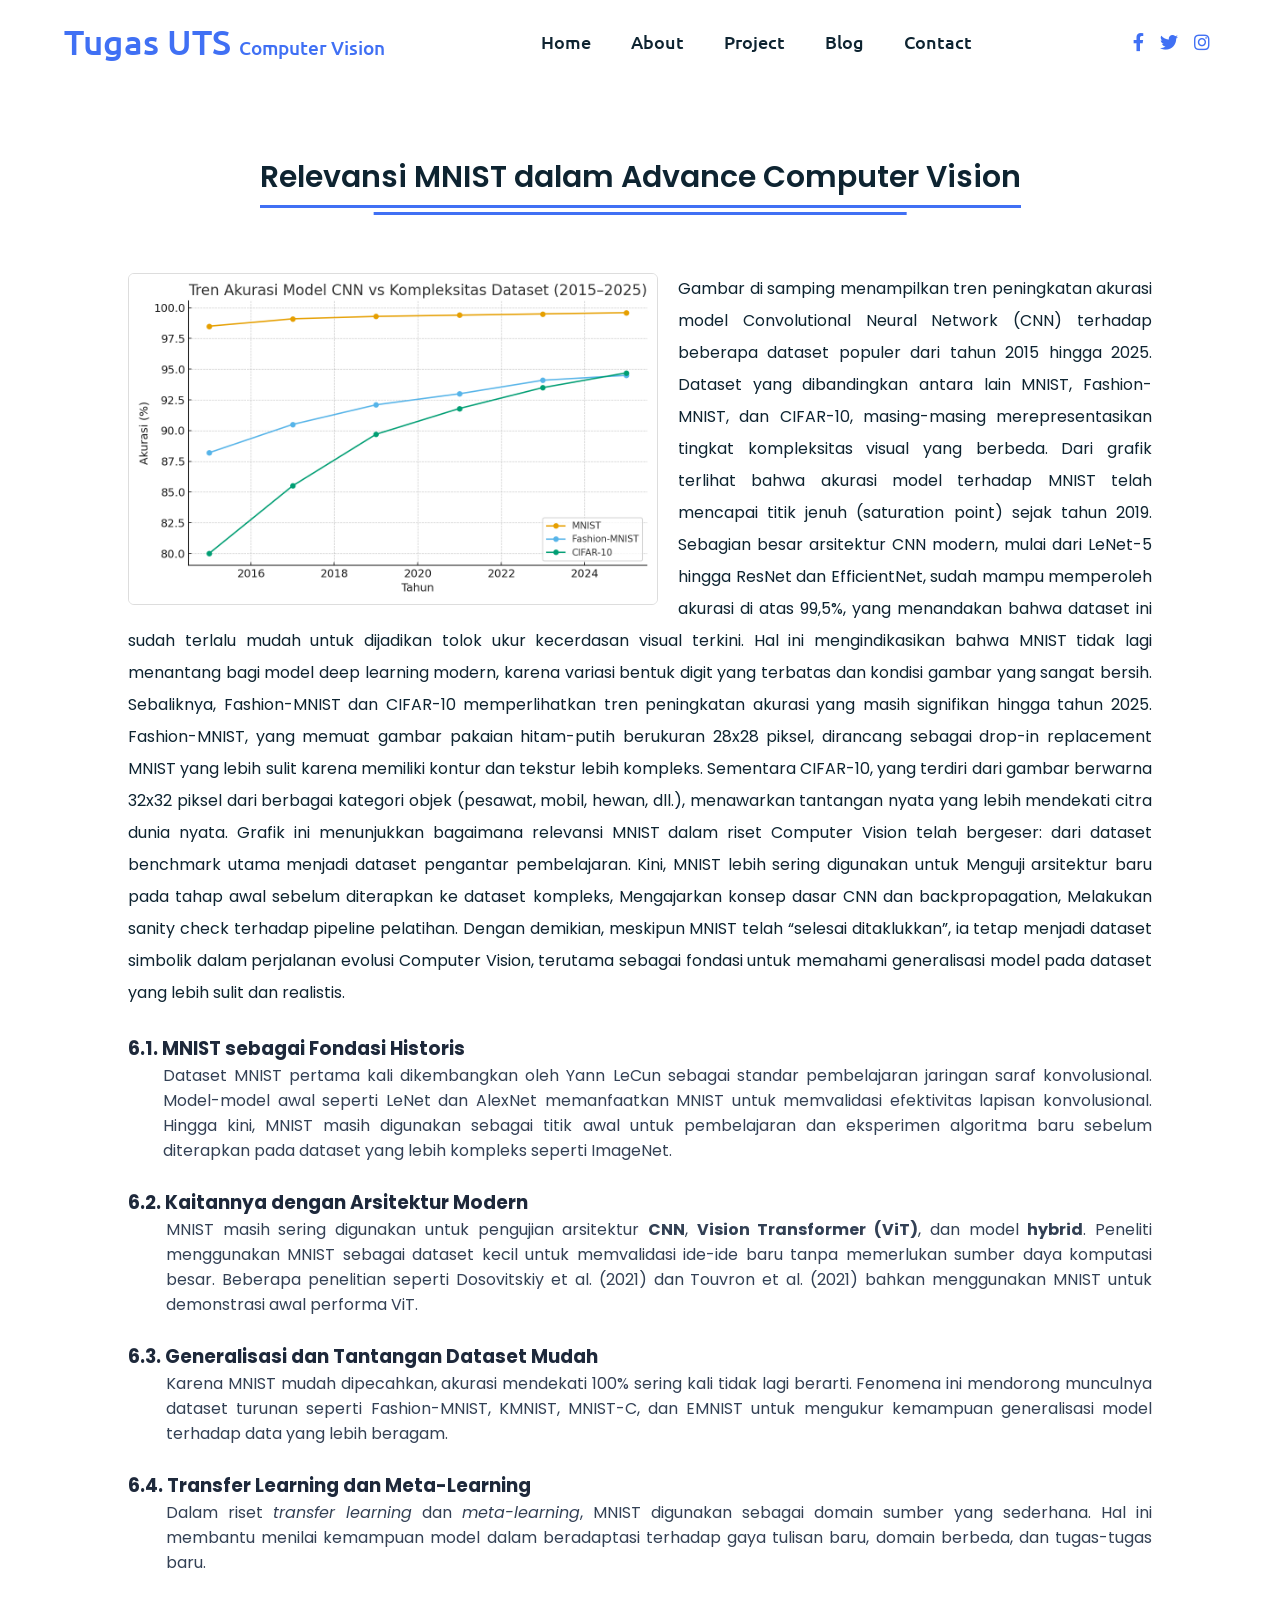
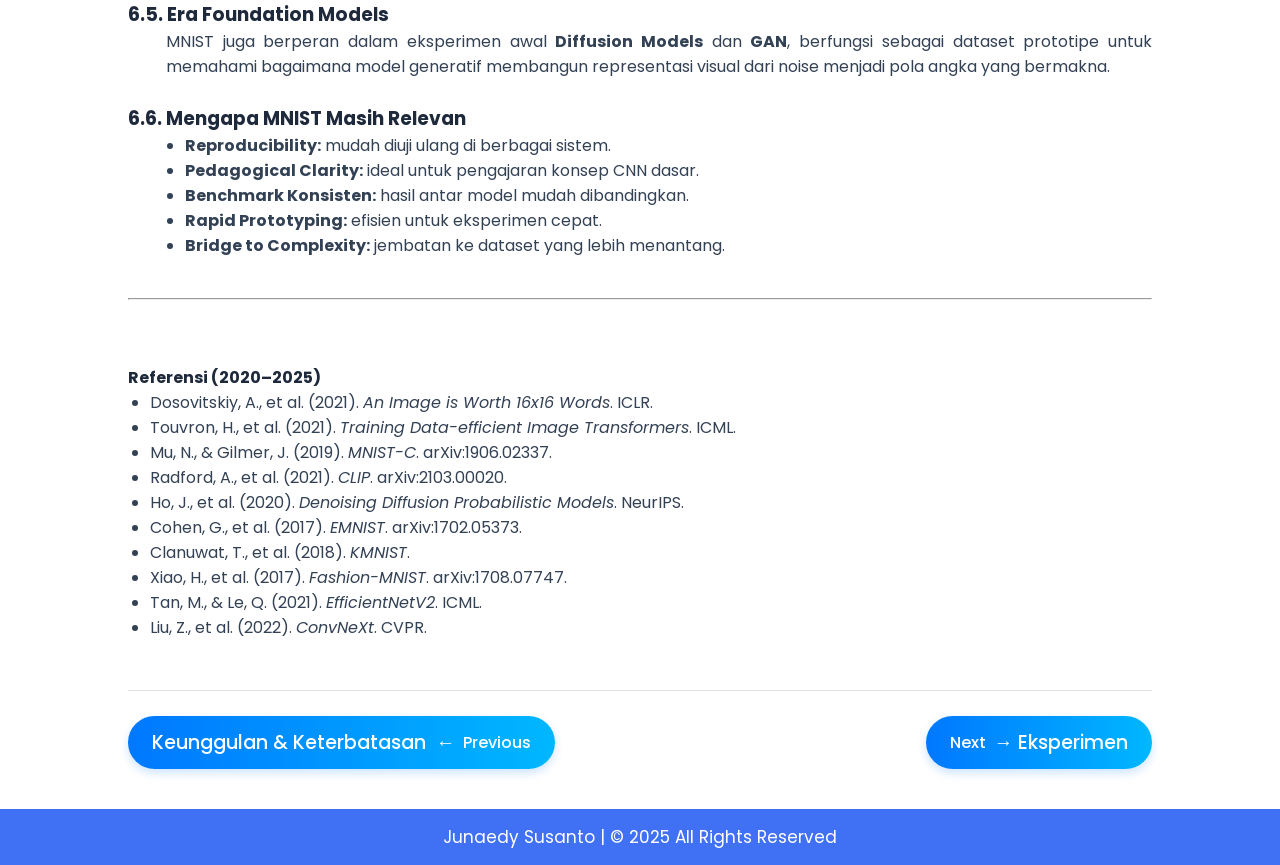
<file: relevansi.html>
<!-- Home Section Start -->
 <!DOCTYPE html>
<!-- Website - www.codingnepalweb.com -->
<html lang="en" dir="ltr">

<head>
  <meta charset="UTF-8" />
  <title>Junaedy Susanto | UTS Computer Vision</title>
  <link rel="stylesheet" href="style.css" />
  <!-- Fontawesome CDN Link -->
  <link rel="stylesheet" href="https://cdnjs.cloudflare.com/ajax/libs/font-awesome/5.15.2/css/all.min.css" />
  <meta name="viewport" content="width=device-width, initial-scale=1.0" />
</head>

<body>
  <!-- Move to up button -->
  <div class="scroll-button">
    <a href="index.html"><i class="fas fa-arrow-up"></i></a>
  </div>
  <!-- navgaition menu -->
  <nav>
    <div class="navbar">
      <div class="logo"><a href="index.html">Tugas UTS</a> <a style="font-size:larger;"> &nbsp;Computer Vision</a></div>
      <ul class="menu">
        <li><a href="index.html">Home</a></li>
        <li><a href="#about">About</a></li>
        <li><a href="project.html">Project</a></li>
        <li><a href="blog.html">Blog</a></li>
        <li><a href="#contact">Contact</a></li>
        <div class="cancel-btn">
          <i class="fas fa-times"></i>
        </div>
      </ul>
      <div class="media-icons">
        <a href="#"><i class="fab fa-facebook-f"></i></a>
        <a href="#"><i class="fab fa-twitter"></i></a>
        <a href="#"><i class="fab fa-instagram"></i></a>
      </div>
    </div>
    <div class="menu-btn">
      <i class="fas fa-bars"></i>
    </div>
  </nav>

  <!-- My Services Section Start -->
  <section class="" id="">
    <div class="content">
        <br>
        <br>
        <br>
      <div class="title"><span>Relevansi MNIST dalam Advance Computer Vision</span></div>
      <div>
        <br>
        <p style="  text-align: justify;
  color: #0E2431; line-height: 2;">
            <img style="float: left;
            width: 530px;
            border-radius: 6px;
            border: 1px solid #ddd;
            margin-right: 20px;" src="Images/mnist_relevance_trend.png" alt="" />

    Gambar di samping menampilkan tren peningkatan akurasi model Convolutional Neural Network (CNN) terhadap beberapa dataset populer dari tahun 2015 hingga 2025. Dataset yang dibandingkan antara lain MNIST, Fashion-MNIST, dan CIFAR-10, masing-masing merepresentasikan tingkat kompleksitas visual yang berbeda.

Dari grafik terlihat bahwa akurasi model terhadap MNIST telah mencapai titik jenuh (saturation point) sejak tahun 2019. Sebagian besar arsitektur CNN modern, mulai dari LeNet-5 hingga ResNet dan EfficientNet, sudah mampu memperoleh akurasi di atas 99,5%, yang menandakan bahwa dataset ini sudah terlalu mudah untuk dijadikan tolok ukur kecerdasan visual terkini. Hal ini mengindikasikan bahwa MNIST tidak lagi menantang bagi model deep learning modern, karena variasi bentuk digit yang terbatas dan kondisi gambar yang sangat bersih.

Sebaliknya, Fashion-MNIST dan CIFAR-10 memperlihatkan tren peningkatan akurasi yang masih signifikan hingga tahun 2025. Fashion-MNIST, yang memuat gambar pakaian hitam-putih berukuran 28x28 piksel, dirancang sebagai drop-in replacement MNIST yang lebih sulit karena memiliki kontur dan tekstur lebih kompleks. Sementara CIFAR-10, yang terdiri dari gambar berwarna 32x32 piksel dari berbagai kategori objek (pesawat, mobil, hewan, dll.), menawarkan tantangan nyata yang lebih mendekati citra dunia nyata.

Grafik ini menunjukkan bagaimana relevansi MNIST dalam riset Computer Vision telah bergeser: dari dataset benchmark utama menjadi dataset pengantar pembelajaran. Kini, MNIST lebih sering digunakan untuk Menguji arsitektur baru pada tahap awal sebelum diterapkan ke dataset kompleks, Mengajarkan konsep dasar CNN dan backpropagation, Melakukan sanity check terhadap pipeline pelatihan. Dengan demikian, meskipun MNIST telah “selesai ditaklukkan”, ia tetap menjadi dataset simbolik dalam perjalanan evolusi Computer Vision, terutama sebagai fondasi untuk memahami generalisasi model pada dataset yang lebih sulit dan realistis.
  </p>
<p>&nbsp;</p>
<h3 style="color:#1e293b;">6.1. MNIST sebagai Fondasi Historis</h3>
  <p style="color:#334155; margin-left: 35px;  text-align: justify;">
    Dataset MNIST pertama kali dikembangkan oleh Yann LeCun sebagai standar pembelajaran jaringan saraf konvolusional.
    Model-model awal seperti LeNet dan AlexNet memanfaatkan MNIST untuk memvalidasi efektivitas lapisan konvolusional.
    Hingga kini, MNIST masih digunakan sebagai titik awal untuk pembelajaran dan eksperimen algoritma baru sebelum diterapkan pada dataset yang lebih kompleks seperti ImageNet.
  </p>
<p>&nbsp;</p>
  <h3 style="color:#1e293b;">6.2. Kaitannya dengan Arsitektur Modern</h3>
  <p style="color:#334155; margin-left: 38px; text-align: justify;">
    MNIST masih sering digunakan untuk pengujian arsitektur <strong>CNN</strong>, <strong>Vision Transformer (ViT)</strong>, dan model <strong>hybrid</strong>.
    Peneliti menggunakan MNIST sebagai dataset kecil untuk memvalidasi ide-ide baru tanpa memerlukan sumber daya komputasi besar.
    Beberapa penelitian seperti Dosovitskiy et al. (2021) dan Touvron et al. (2021) bahkan menggunakan MNIST untuk demonstrasi awal performa ViT.
  </p>
<p>&nbsp;</p>
  <h3 style="color:#1e293b;">6.3. Generalisasi dan Tantangan Dataset Mudah</h3>
  <p style="color:#334155; margin-left: 38px; text-align: justify;">
    Karena MNIST mudah dipecahkan, akurasi mendekati 100% sering kali tidak lagi berarti. Fenomena ini mendorong munculnya dataset turunan seperti
    Fashion-MNIST, KMNIST, MNIST-C, dan EMNIST untuk mengukur kemampuan generalisasi model terhadap data yang lebih beragam.
  </p>
<p>&nbsp;</p>
  <h3 style="color:#1e293b;">6.4. Transfer Learning dan Meta-Learning</h3>
  <p style="color:#334155; margin-left: 38px; text-align: justify;">
    Dalam riset <em>transfer learning</em> dan <em>meta-learning</em>, MNIST digunakan sebagai domain sumber yang sederhana.
    Hal ini membantu menilai kemampuan model dalam beradaptasi terhadap gaya tulisan baru, domain berbeda, dan tugas-tugas baru.
  </p>
<p>&nbsp;</p>
  <h3 style="color:#1e293b;">6.5. Era Foundation Models</h3>
  <p style="color:#334155; margin-left: 38px; text-align: justify;">
    MNIST juga berperan dalam eksperimen awal <strong>Diffusion Models</strong> dan <strong>GAN</strong>, berfungsi sebagai dataset prototipe untuk memahami
    bagaimana model generatif membangun representasi visual dari noise menjadi pola angka yang bermakna.
  </p>
<p>&nbsp;</p>
  <h3 style="color:#1e293b;">6.6. Mengapa MNIST Masih Relevan</h3>
  <ul style="color:#334155; margin-left: 57px;">
    <li><strong>Reproducibility:</strong> mudah diuji ulang di berbagai sistem.</li>
    <li><strong>Pedagogical Clarity:</strong> ideal untuk pengajaran konsep CNN dasar.</li>
    <li><strong>Benchmark Konsisten:</strong> hasil antar model mudah dibandingkan.</li>
    <li><strong>Rapid Prototyping:</strong> efisien untuk eksperimen cepat.</li>
    <li><strong>Bridge to Complexity:</strong> jembatan ke dataset yang lebih menantang.</li>
  </ul>

  <hr style="margin:40px 0;">

            <P>&nbsp;</P>
              <h4 style="color:#1e293b;">Referensi (2020–2025)</h4>
                <ul style="color:#334155; margin-left:22px;">
                  <li>Dosovitskiy, A., et al. (2021). <em>An Image is Worth 16x16 Words</em>. ICLR.</li>
                  <li>Touvron, H., et al. (2021). <em>Training Data-efficient Image Transformers</em>. ICML.</li>
                  <li>Mu, N., & Gilmer, J. (2019). <em>MNIST-C</em>. arXiv:1906.02337.</li>
                  <li>Radford, A., et al. (2021). <em>CLIP</em>. arXiv:2103.00020.</li>
                  <li>Ho, J., et al. (2020). <em>Denoising Diffusion Probabilistic Models</em>. NeurIPS.</li>
                  <li>Cohen, G., et al. (2017). <em>EMNIST</em>. arXiv:1702.05373.</li>
                  <li>Clanuwat, T., et al. (2018). <em>KMNIST</em>.</li>
                  <li>Xiao, H., et al. (2017). <em>Fashion-MNIST</em>. arXiv:1708.07747.</li>
                  <li>Tan, M., & Le, Q. (2021). <em>EfficientNetV2</em>. ICML.</li>
                  <li>Liu, Z., et al. (2022). <em>ConvNeXt</em>. CVPR.</li>
                </ul>
      </div>

        <div class="post-navigation">
            <a href="lebih_kurang.html" class="nav-btn prev">
                <span class="arrow">Keunggulan & Keterbatasan &nbsp;←</span> Previous
            </a>

            <a href="eksperimen.html" class="nav-btn next">
                Next <span class="arrow">→ Eksperimen</span>
            </a>
        </div>

        <style>
.post-navigation {
  display: flex;
  justify-content: space-between;
  align-items: center;
  margin-top: 50px;
  padding-top: 25px;
  border-top: 1px solid #e0e0e0;
  font-family: 'Poppins', sans-serif;
}

.nav-btn {
  display: flex;
  align-items: center;
  gap: 8px;
  text-decoration: none;
  color: #fff;
  background: linear-gradient(90deg, #0078ff, #00b7ff);
  padding: 12px 24px;
  border-radius: 30px;
  font-weight: 500;
  transition: all 0.3s ease;
  box-shadow: 0 4px 10px rgba(0, 120, 255, 0.2);
}

.nav-btn:hover {
  background: linear-gradient(90deg, #005fcc, #0099ff);
  transform: translateY(-2px);
  box-shadow: 0 6px 14px rgba(0, 120, 255, 0.3);
}

.arrow {
  font-size: 1.2em;
}

@media (max-width: 600px) {
  .post-navigation {
    flex-direction: column;
    gap: 15px;
  }
}
</style>

  </section>

  <!-- Footer Section Start -->
  <footer>
    <div class="text">
      <span>Junaedy Susanto | &#169; 2025 All Rights Reserved</span>
    </div>
  </footer>

  <script src="script.js"></script>
</body>

</html>
</file>
<file: style.css>
/* Google Font CDN Link */
@import url('https://fonts.googleapis.com/css2?family=Poppins:wght@400;500;600;700&family=Ubuntu:wght@400;500;700&display=swap');

* {
  margin: 0;
  padding: 0;
  box-sizing: border-box;
  text-decoration: none;
  scroll-behavior: smooth;
}

/* Custom Scroll Bar CSS */
::-webkit-scrollbar {
  width: 10px;
}

::-webkit-scrollbar-track {
  background: #f1f1f1;
}

::-webkit-scrollbar-thumb {
  background: #6e93f7;
  border-radius: 12px;
  transition: all 0.3s ease;
}

::-webkit-scrollbar-thumb:hover {
  background: #4070f4;
}

/* navbar styling */
nav {
  position: fixed;
  width: 100%;
  padding: 20px 0;
  z-index: 998;
  transition: all 0.3s ease;
  font-family: 'Ubuntu', sans-serif;
}

nav.sticky {
  background: #4070f4;
  padding: 13px 0;
}

nav .navbar {
  width: 90%;
  display: flex;
  justify-content: space-between;
  align-items: center;
  margin: auto;
}

nav .navbar .logo a {
  font-weight: 500;
  font-size: 35px;
  color: #4070f4;
}

nav.sticky .navbar .logo a {
  color: #fff;
}

nav .navbar .menu {
  display: flex;
  position: relative;
}

nav .navbar .menu li {
  list-style: none;
  margin: 0 20px;
}

.navbar .menu a {
  font-size: 18px;
  font-weight: 500;
  color: #0E2431;
  padding: 6px 0;
  transition: all 0.4s ease;
}

.navbar .menu a:hover {
  color: #4070f4;
}

nav.sticky .menu a {
  color: #FFF;
}

nav.sticky .menu a:hover {
  color: #0E2431;
}

.navbar .media-icons a {
  color: #4070f4;
  font-size: 18px;
  margin: 0 6px;
}

nav.sticky .media-icons a {
  color: #FFF;
}

/* Side Navigation Menu Button CSS */
nav .menu-btn,
.navbar .menu .cancel-btn {
  position: absolute;
  color: #fff;
  right: 30px;
  top: 20px;
  font-size: 20px;
  cursor: pointer;
  transition: all 0.3s ease;
  display: none;
}

nav .menu-btn {
  color: #4070f4;
}

nav.sticky .menu-btn {
  color: #FFF;
}

.navbar .menu .menu-btn {
  color: #fff;
}

/* home section styling */
.home {
  height: 100vh;
  width: 100%;
  background: url("Images/background1.png") no-repeat;
  background-size: cover;
  background-position: center;
  background-attachment: fixed;
  font-family: 'Ubuntu', sans-serif;
}

.home .home-content {
  width: 90%;
  height: 100%;
  margin: auto;
  display: flex;
  flex-direction: column;
  justify-content: center;
}

.home .text-one {
  font-size: 25px;
  color: #0E2431;
}

.home .text-two {
  color: #0E2431;
  font-size: 65px;
  font-weight: 600;
  margin-left: -3px;
}

.home .text-three {
  font-size: 30px;
  margin: 5px 0;
  color: #4070f4;
}

.home .text-four {
  font-size: 23px;
  margin: 5px 0;
  color: #0E2431;
}

.home .button {
  margin: 14px 0;
}

.home .button button {
  outline: none;
  padding: 8px 16px;
  border-radius: 6px;
  font-size: 25px;
  font-weight: 400;
  background: #4070f4;
  color: #fff;
  cursor: pointer;
  border: 2px solid transparent;
  transition: all 0.4s ease;
}

.home .button button:hover {
  border-color: #4070f4;
  background-color: #fff;
  color: #4070f4;
}

/* About Section Styling */
/* Those Elements Where We Have Apply Same CSS,
 I'm Selecting Directly 'Section Tag' and 'Class'  */
section {
  padding-top: 40px;
}

section .content {
  width: 80%;
  margin: 40px auto;
  font-family: 'Poppins', sans-serif;
}

.about .about-details {
  display: flex;
  justify-content: space-between;
  align-items: center;
}

section .title {
  display: flex;
  justify-content: center;
  margin-bottom: 40px;
}

section .title span {
  color: #0E2431;
  font-size: 30px;
  font-weight: 600;
  position: relative;
  padding-bottom: 8px;
}

section .title span::before,
section .title span::after {
  content: '';
  position: absolute;
  height: 3px;
  width: 100%;
  background: #4070f4;
  left: 0;
  bottom: 0;
}

section .title span::after {
  bottom: -7px;
  width: 70%;
  left: 50%;
  transform: translateX(-50%);
}

.about .about-details .left {
  width: 45%;
}

.about .left img {
  height: 400px;
  width: 400px;
  object-fit: cover;
  border-radius: 12px;
}

.about-details .right {
  width: 55%;
}

section .topic {
  color: #0E2431;
  font-size: 25px;
  font-weight: 500;
  margin-bottom: 10px;
}

.about-details .right p {
  text-align: justify;
  color: #0E2431;
}

section .button {
  margin: 16px 0;
}

section .button button {
  outline: none;
  padding: 8px 16px;
  border-radius: 4px;
  font-size: 25px;
  font-weight: 400;
  background: #4070f4;
  color: #fff;
  border: 2px solid transparent;
  cursor: pointer;
  transition: all 0.4s ease;
}

section .button button:hover {
  border-color: #4070f4;
  background-color: #fff;
  color: #4070f4;
}

/* My Skills CSS */
.skills {
  background: #F0F8FF;
}

.skills .content {
  padding: 40px 0;
}

.skills .skills-details {
  display: flex;
  justify-content: space-between;
  align-items: center;
}

.skills-details .text {
  width: 50%;
}

.skills-details p {
  color: #0E2431;
  text-align: justify;
}

.skills .skills-details .experience {
  display: flex;
  align-items: center;
  margin: 0 10px;
}

.skills-details .experience .num {
  color: #0E2431;
  font-size: 80px;
}

.skills-details .experience .exp {
  color: #0E2431;
  margin-left: 20px;
  font-size: 18px;
  font-weight: 500;
  margin: 0 6px;
}

.skills-details .boxes {
  width: 45%;
  display: flex;
  flex-wrap: wrap;
  justify-content: space-between;
}

.skills-details .box {
  width: calc(100% / 2 - 20px);
  margin: 20px 0;
}

.skills-details .boxes .topic {
  font-size: 20px;
  color: #4070f4;
}

.skills-details .boxes .per {
  font-size: 60px;
  color: #4070f4;
}

/* My Services CSS */
.services .boxes {
  display: flex;
  flex-wrap: wrap;
  justify-content: space-between;
}

.services .boxes .box {
  margin: 20px 0;
  width: calc(100% / 3 - 20px);
  text-align: center;
  border-radius: 12px;
  padding: 30px 10px;
  box-shadow: 0 5px 10px rgba(0, 0, 0, 0.12);
  cursor: default;
  transition: all 0.4s ease;
}

.services .boxes .box:hover {
  background: #4070f4;
  color: #fff;
}

.services .boxes .box .icon {
  height: 50px;
  width: 50px;
  background: #4070f4;
  border-radius: 50%;
  text-align: center;
  line-height: 50px;
  font-size: 18px;
  color: #fff;
  margin: 0 auto 10px auto;
  transition: all 0.4s ease;
}

.boxes .box:hover .icon {
  background-color: #fff;
  color: #4070f4;
}

.services .boxes .box:hover .topic,
.services .boxes .box:hover p {
  color: #0E2431;
  transition: all 0.4s ease;
}

.services .boxes .box:hover .topic,
.services .boxes .box:hover p {
  color: #fff;
}

/* My Services CSS */
.services .boxess {
  display: flex;
  flex-wrap: wrap;
  justify-content: space-between;
}

.services .boxess .box {
  margin: 20px 0;
  width: 100%;
  text-align: left;
  border-radius: 12px;
  padding: 30px 10px;
  box-shadow: 0 5px 10px rgba(0, 0, 0, 0.12);
  cursor: default;
  transition: all 0.4s ease;
}

.services .boxess .box:hover {
  background: #4070f4;
  color: #fff;
}

.services .boxess .box .icon {
  height: 50px;
  width: 50px;
  background: #4070f4;
  border-radius: 50%;
  text-align: center;
  line-height: 50px;
  font-size: 18px;
  color: #fff;
  margin: 0 auto 10px auto;
  transition: all 0.4s ease;
}

.boxess .box:hover .icon {
  background-color: #fff;
  color: #4070f4;
}

.services .boxess .box:hover .topic,
.services .boxess .box:hover p {
  color: #0E2431;
  transition: all 0.4s ease;
}

.services .boxess .box:hover .topic,
.services .boxess .box:hover p {
  color: #fff;
}

/* Contact Me CSS */
.contact {
  background: #F0F8FF;
}

.contact .content {
  margin: 0 auto;
  padding: 30px 0;
}

.contact .text {
  width: 80%;
  text-align: center;
  margin: auto;
}

/* Footer CSS */
footer {
  background: #4070f4;
  padding: 15px 0;
  text-align: center;
  font-family: 'Poppins', sans-serif;
}

footer .text span {
  font-size: 17px;
  font-weight: 400;
  color: #fff;
}

footer .text span a {
  font-weight: 500;
  color: #FFF;
}

footer .text span a:hover {
  text-decoration: underline;
}

/* Scroll TO Top Button CSS */
.scroll-button a {
  position: fixed;
  bottom: 20px;
  right: 20px;
  color: #fff;
  background: #4070f4;
  padding: 7px 12px;
  ;
  font-size: 18px;
  border-radius: 6px;
  box-shadow: rgba(0, 0, 0, 0.15);
  display: none;
}

/* Main content */
.main-content {
    flex: 1;
    padding: 2rem;
    background-color: #fff;
    overflow-y: auto;
}

/* Responsive Media Query */
@media (max-width: 1190px) {
  section .content {
    width: 85%;
  }
}

@media (max-width: 1000px) {
  .about .about-details {
    justify-content: center;
    flex-direction: column;
  }

  .about .about-details .left {
    display: flex;
    justify-content: center;
    width: 100%;
  }

  .about-details .right {
    width: 90%;
    margin: 40px 0;
  }

  .services .boxes .box {
    margin: 20px 0;
    width: calc(100% / 2 - 20px);
  }
}

@media (max-width: 900px) {
  .about .left img {
    height: 350px;
    width: 350px;
  }
}

@media (max-width: 750px) {
  nav .navbar {
    width: 90%;
  }

  nav .navbar .menu {
    position: fixed;
    left: -100%;
    top: 0;
    background: #0E2431;
    height: 100vh;
    max-width: 400px;
    width: 100%;
    padding-top: 60px;
    flex-direction: column;
    align-items: center;
    transition: all 0.5s ease;
  }

  .navbar.active .menu {
    left: 0;
  }

  nav .navbar .menu a {
    font-size: 23px;
    display: block;
    color: #fff;
    margin: 15px 0;
  }

  nav.sticky .menu a:hover {
    color: #4070f4;
  }

  nav .navbar .media-icons {
    display: none;
  }

  nav .menu-btn,
  .navbar .menu .cancel-btn {
    display: block;
  }

  .home .text-two {
    font-size: 65px;
  }

  .home .text-three {
    font-size: 35px;
  }

  .skills .skills-details {
    align-items: center;
    justify-content: center;
    flex-direction: column;
  }

  .skills-details .text {
    width: 100%;
    margin-bottom: 50px;
  }

  .skills-details .boxes {
    justify-content: center;
    align-items: center;
    width: 100%;
  }

  .services .boxes .box {
    margin: 20px 0;
    width: 100%;
  }

  .contact .text {
    width: 100%;
  }
}

@media (max-width: 500px) {
  .home .text-two {
    font-size: 55px;
  }

  .home .text-three {
    font-size: 33px;
  }

  .skills-details .boxes .per {
    font-size: 50px;
    color: #4070f4;
  }
}
</file>
